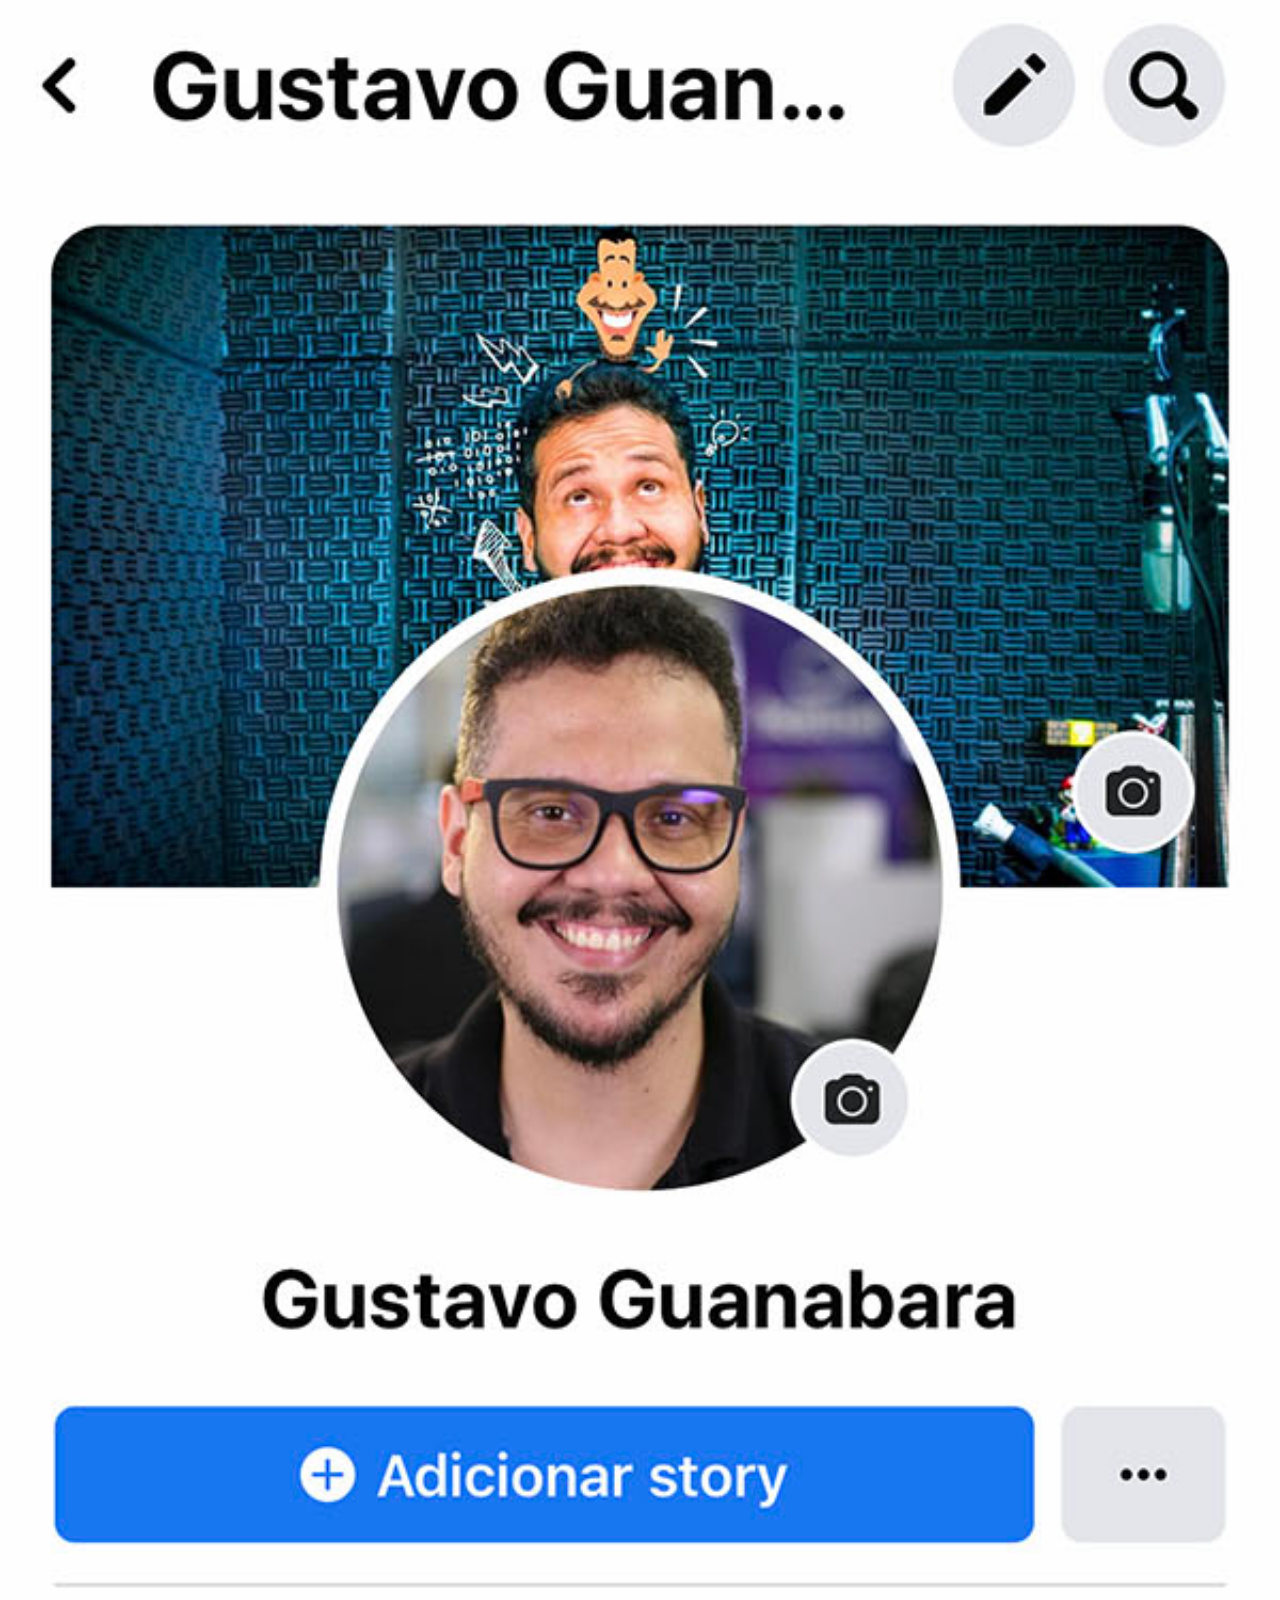
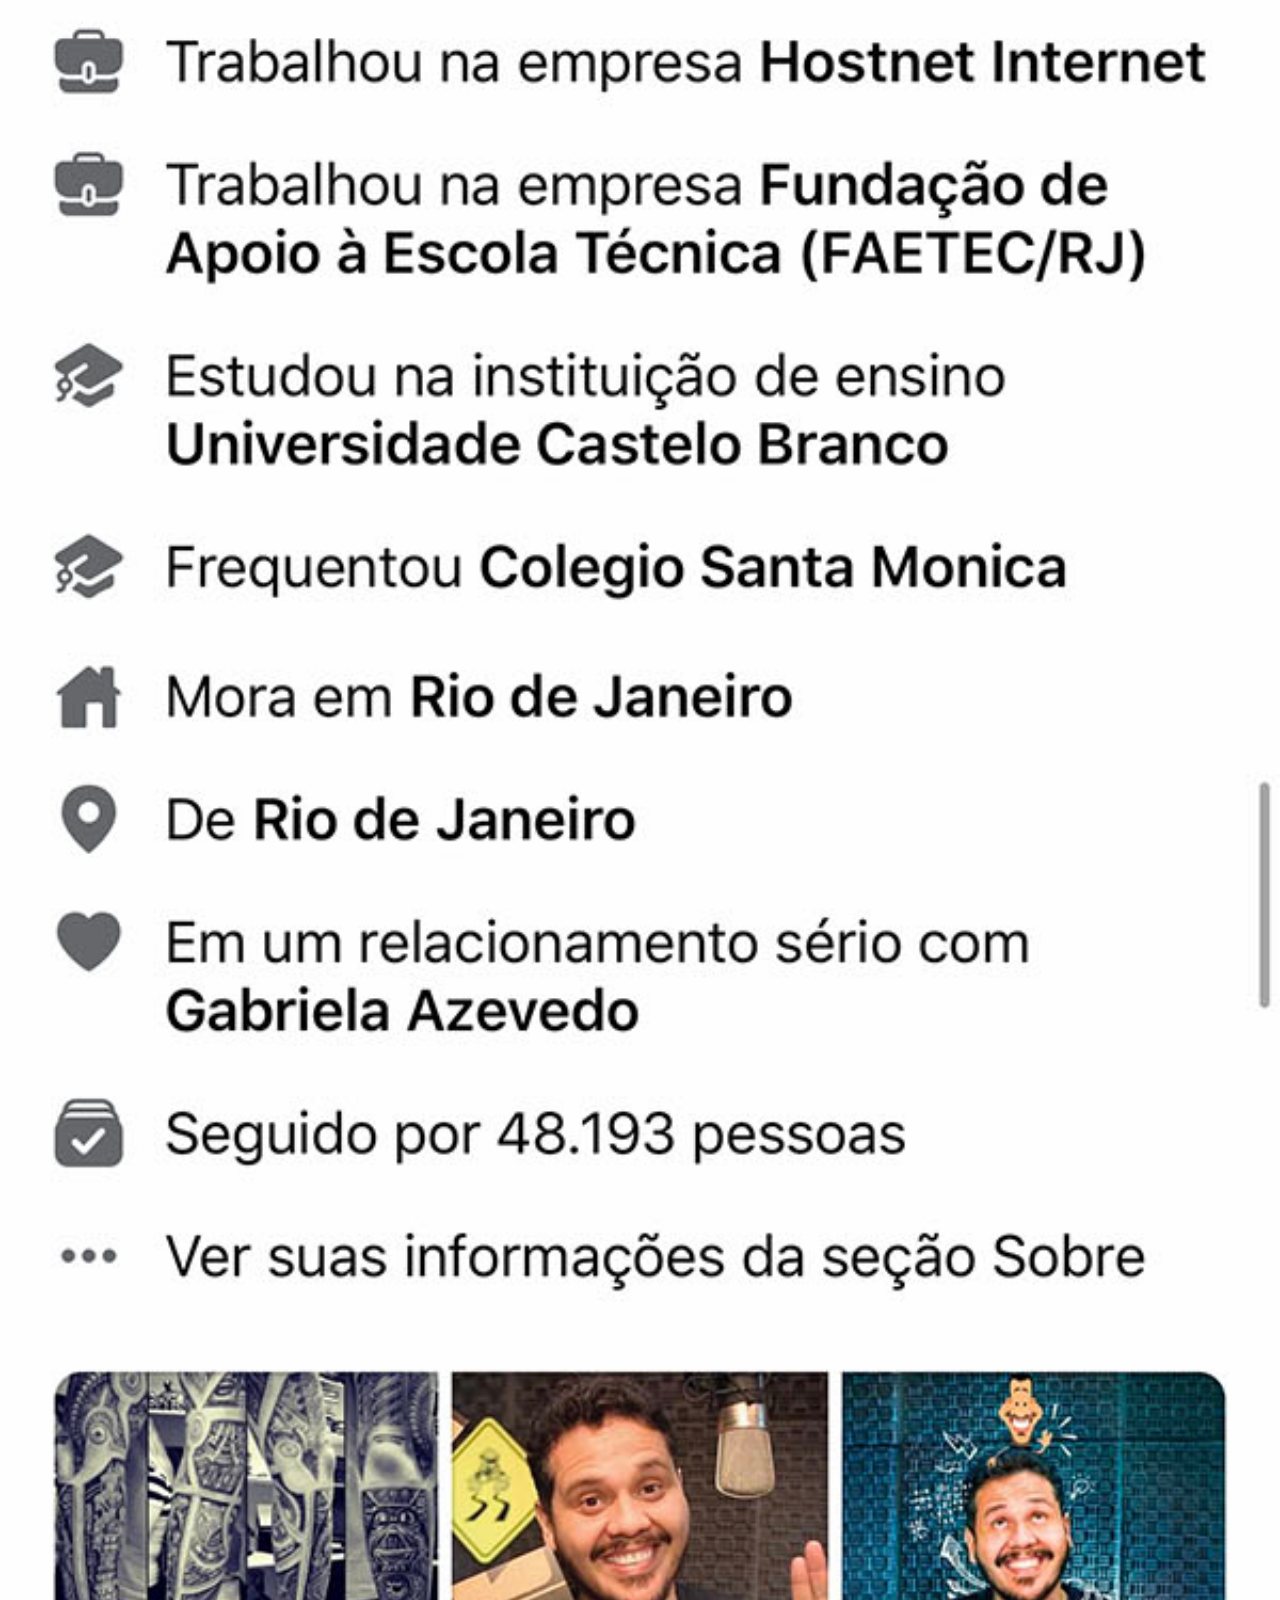
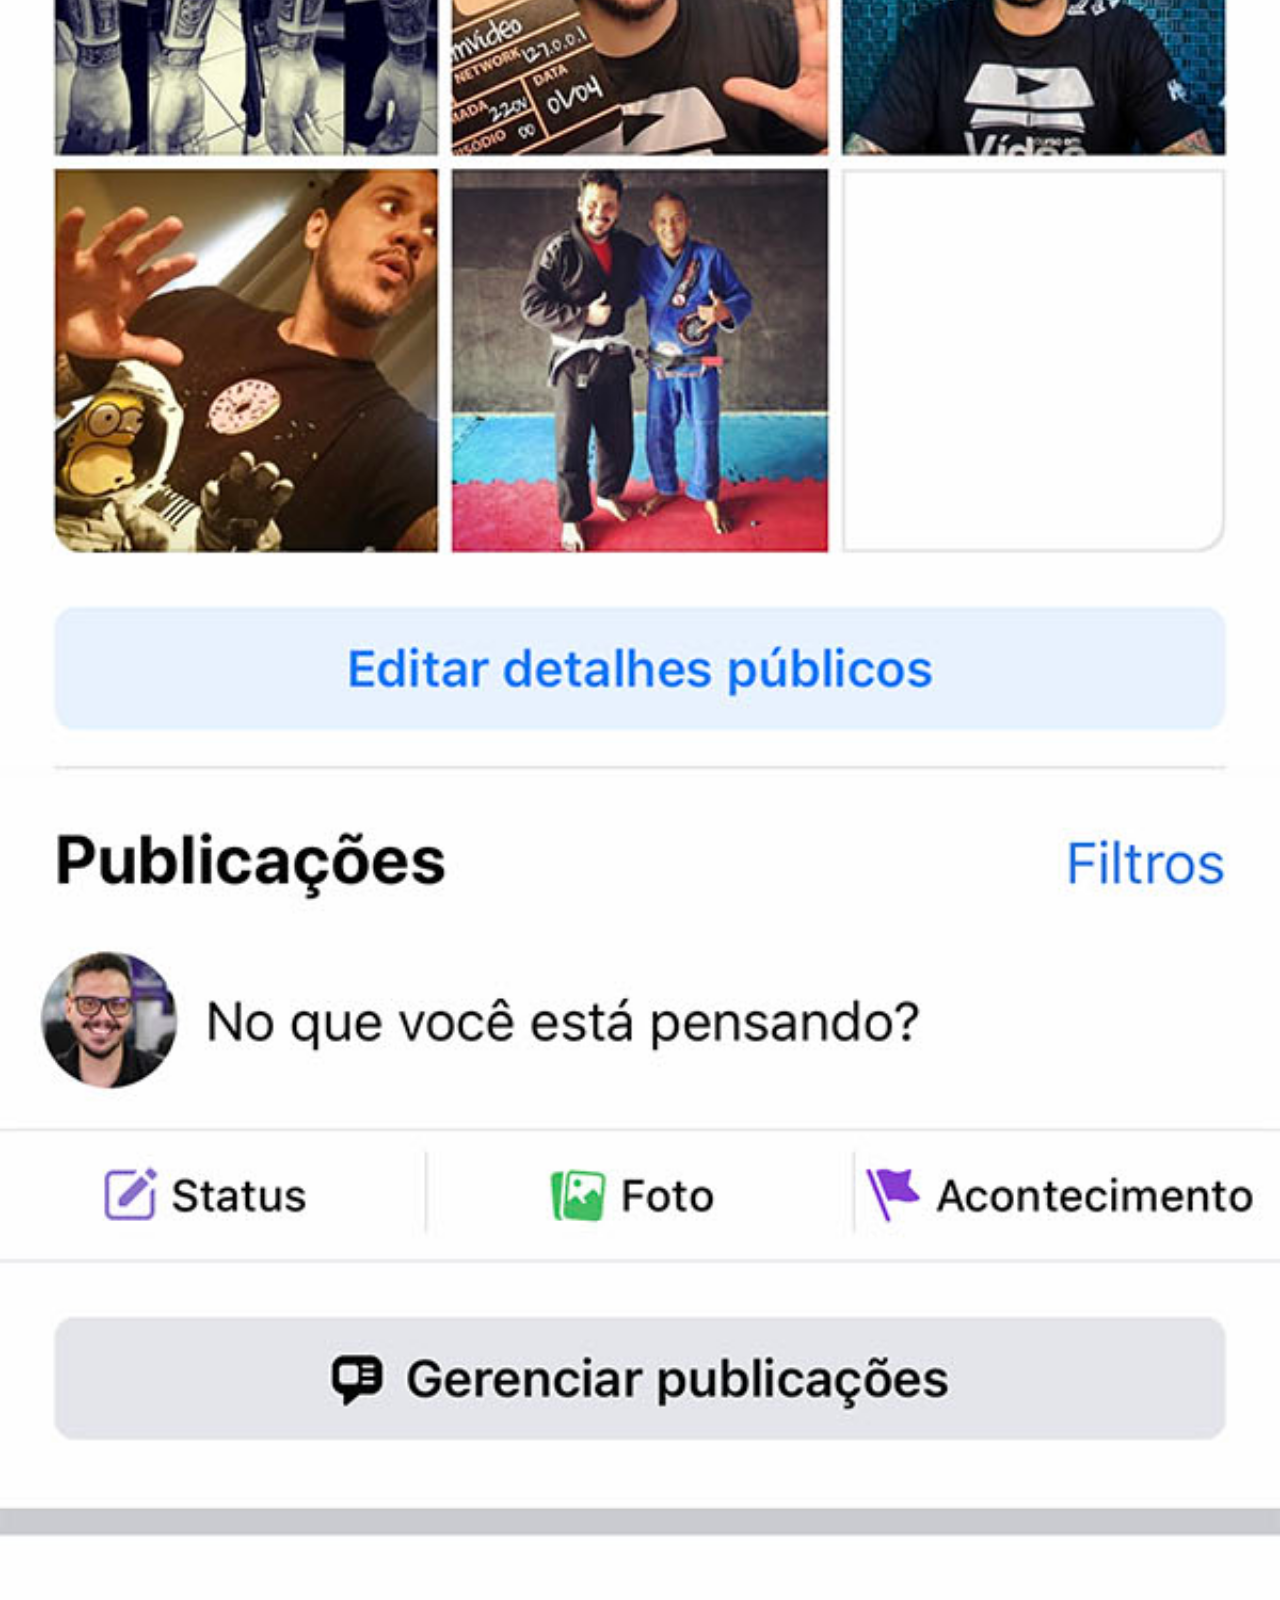
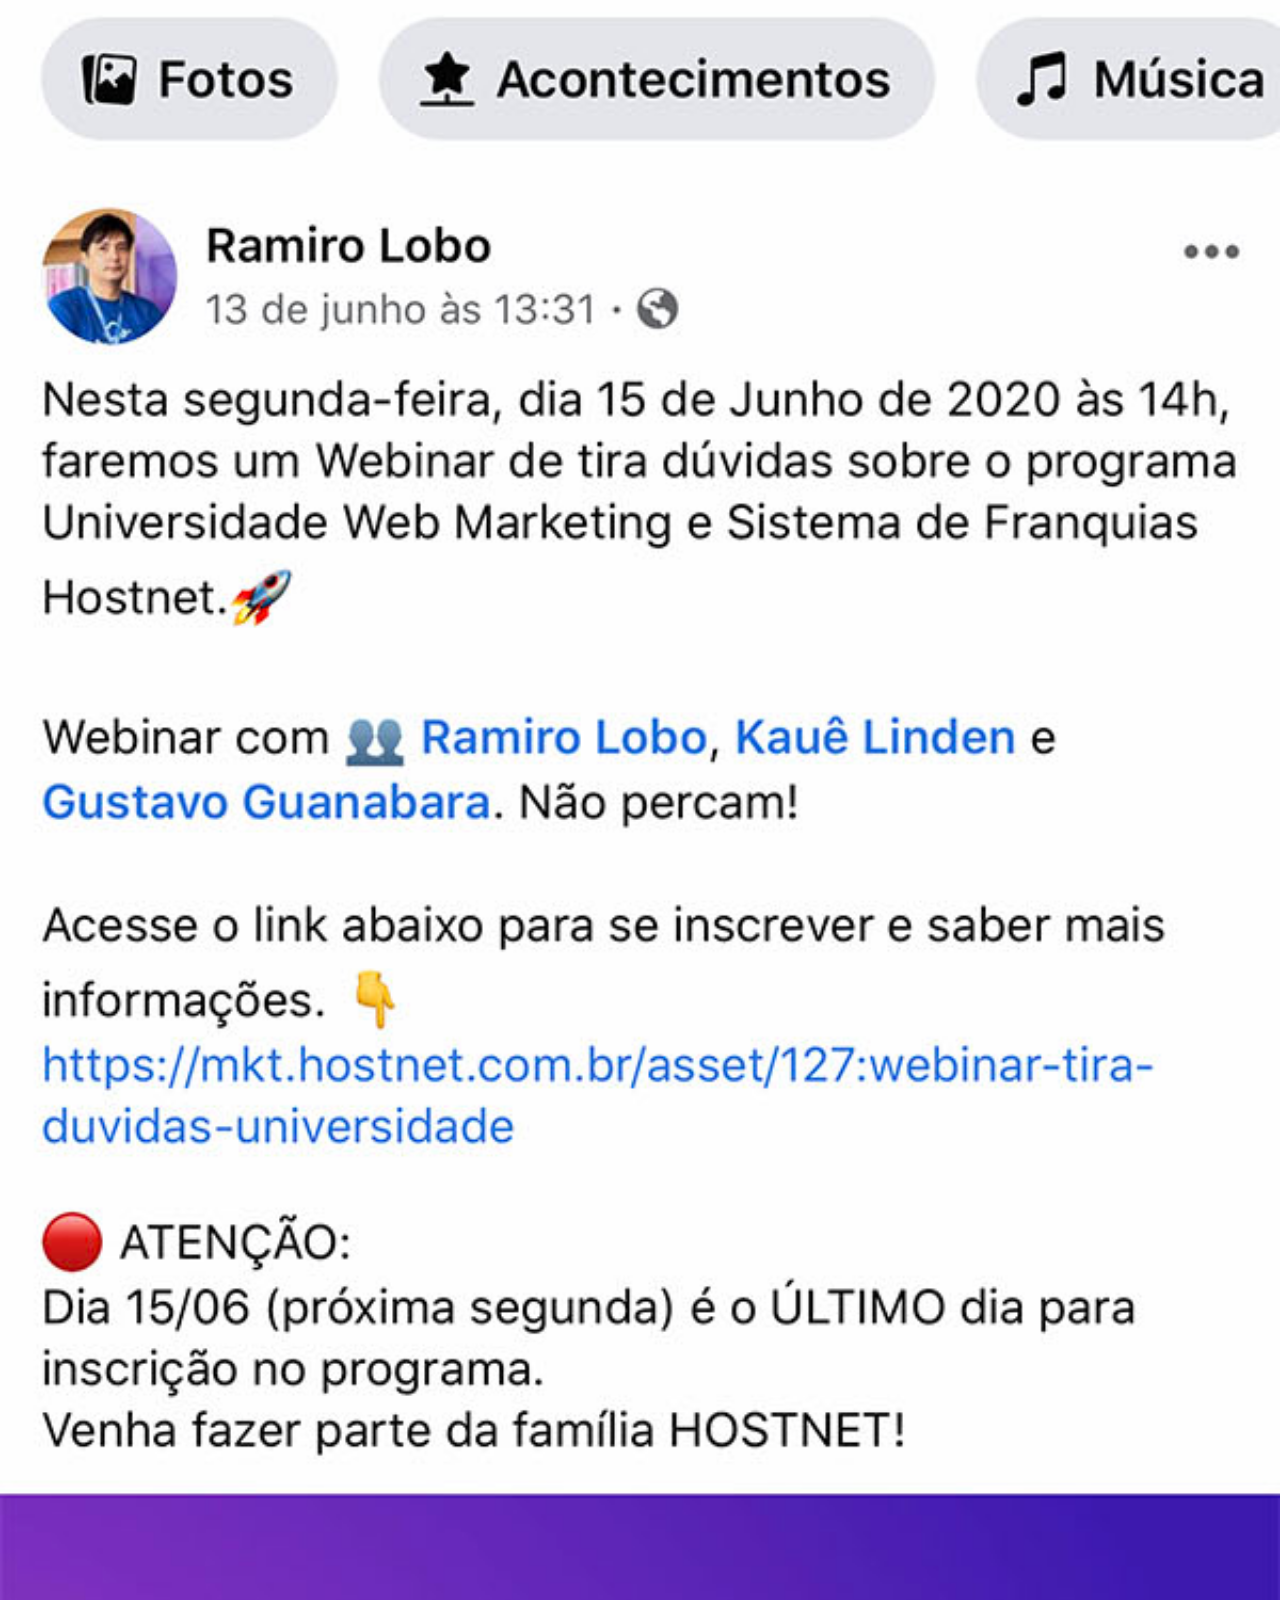
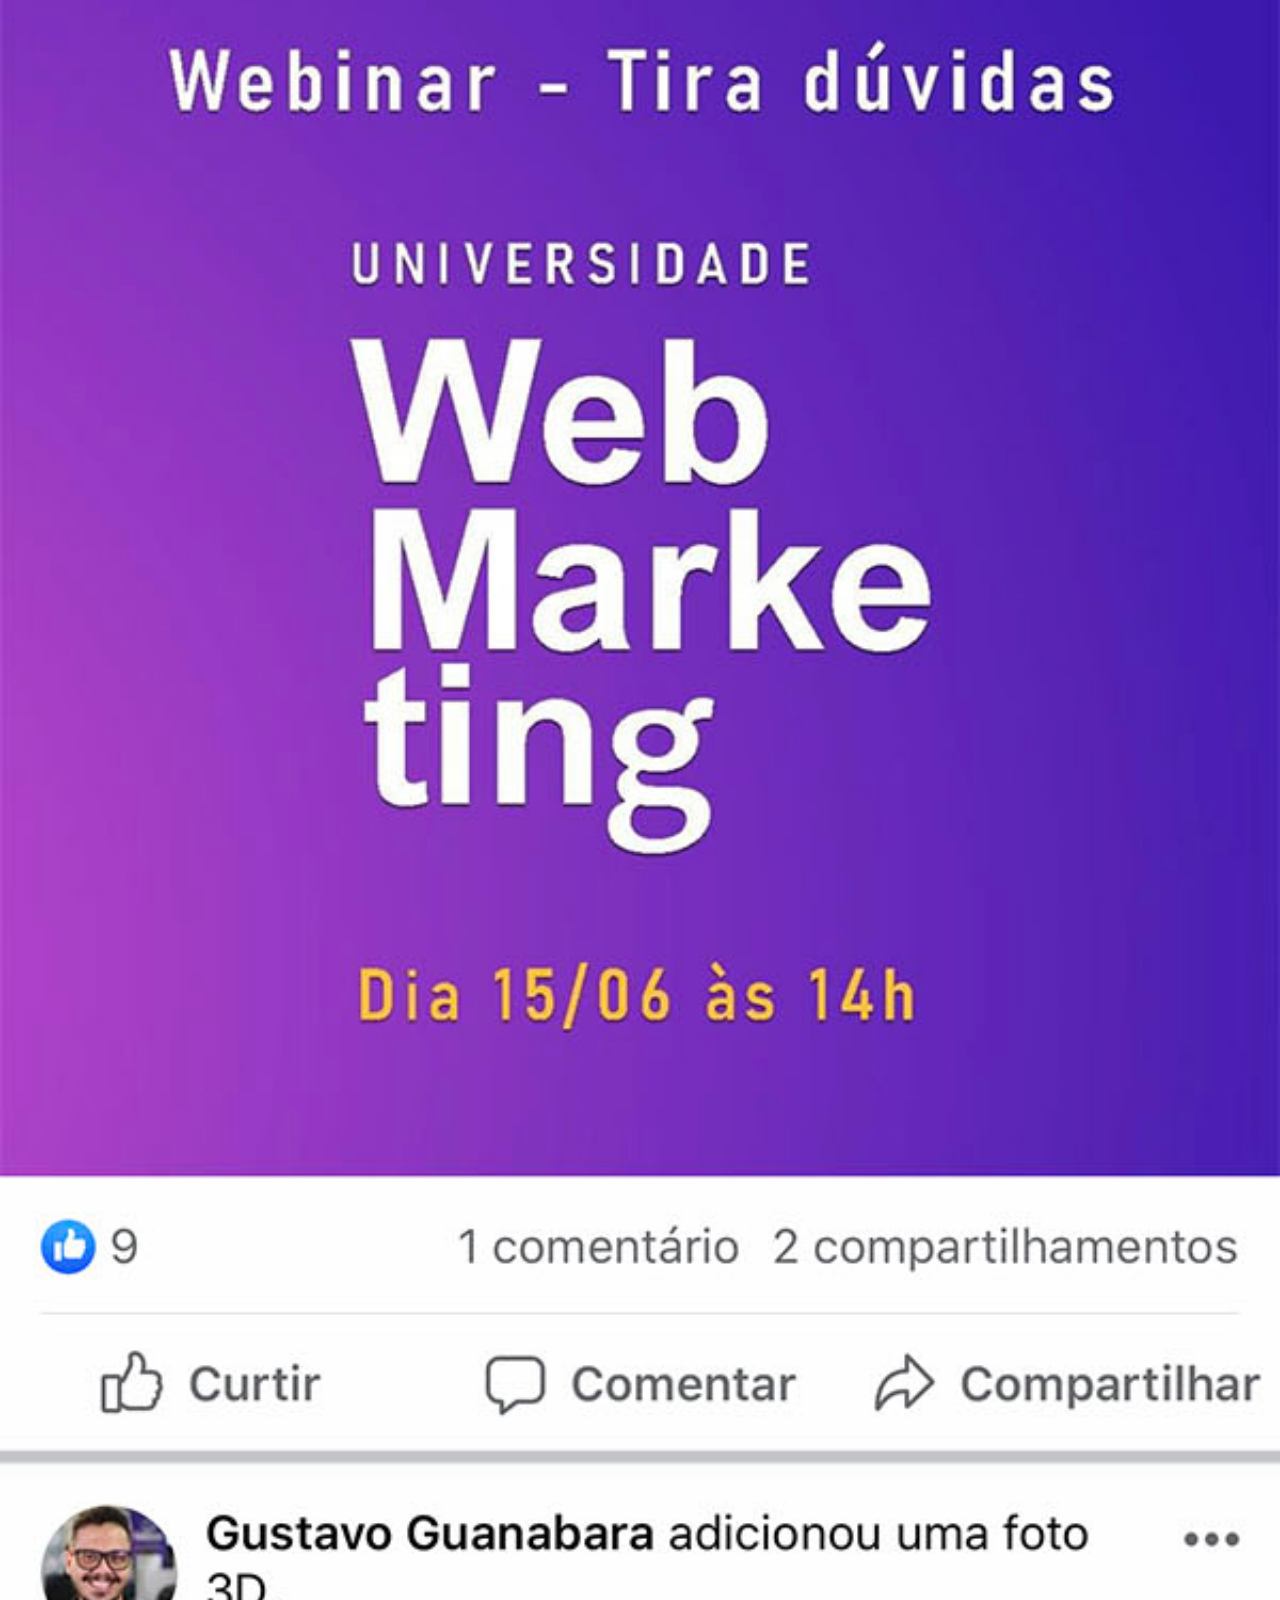
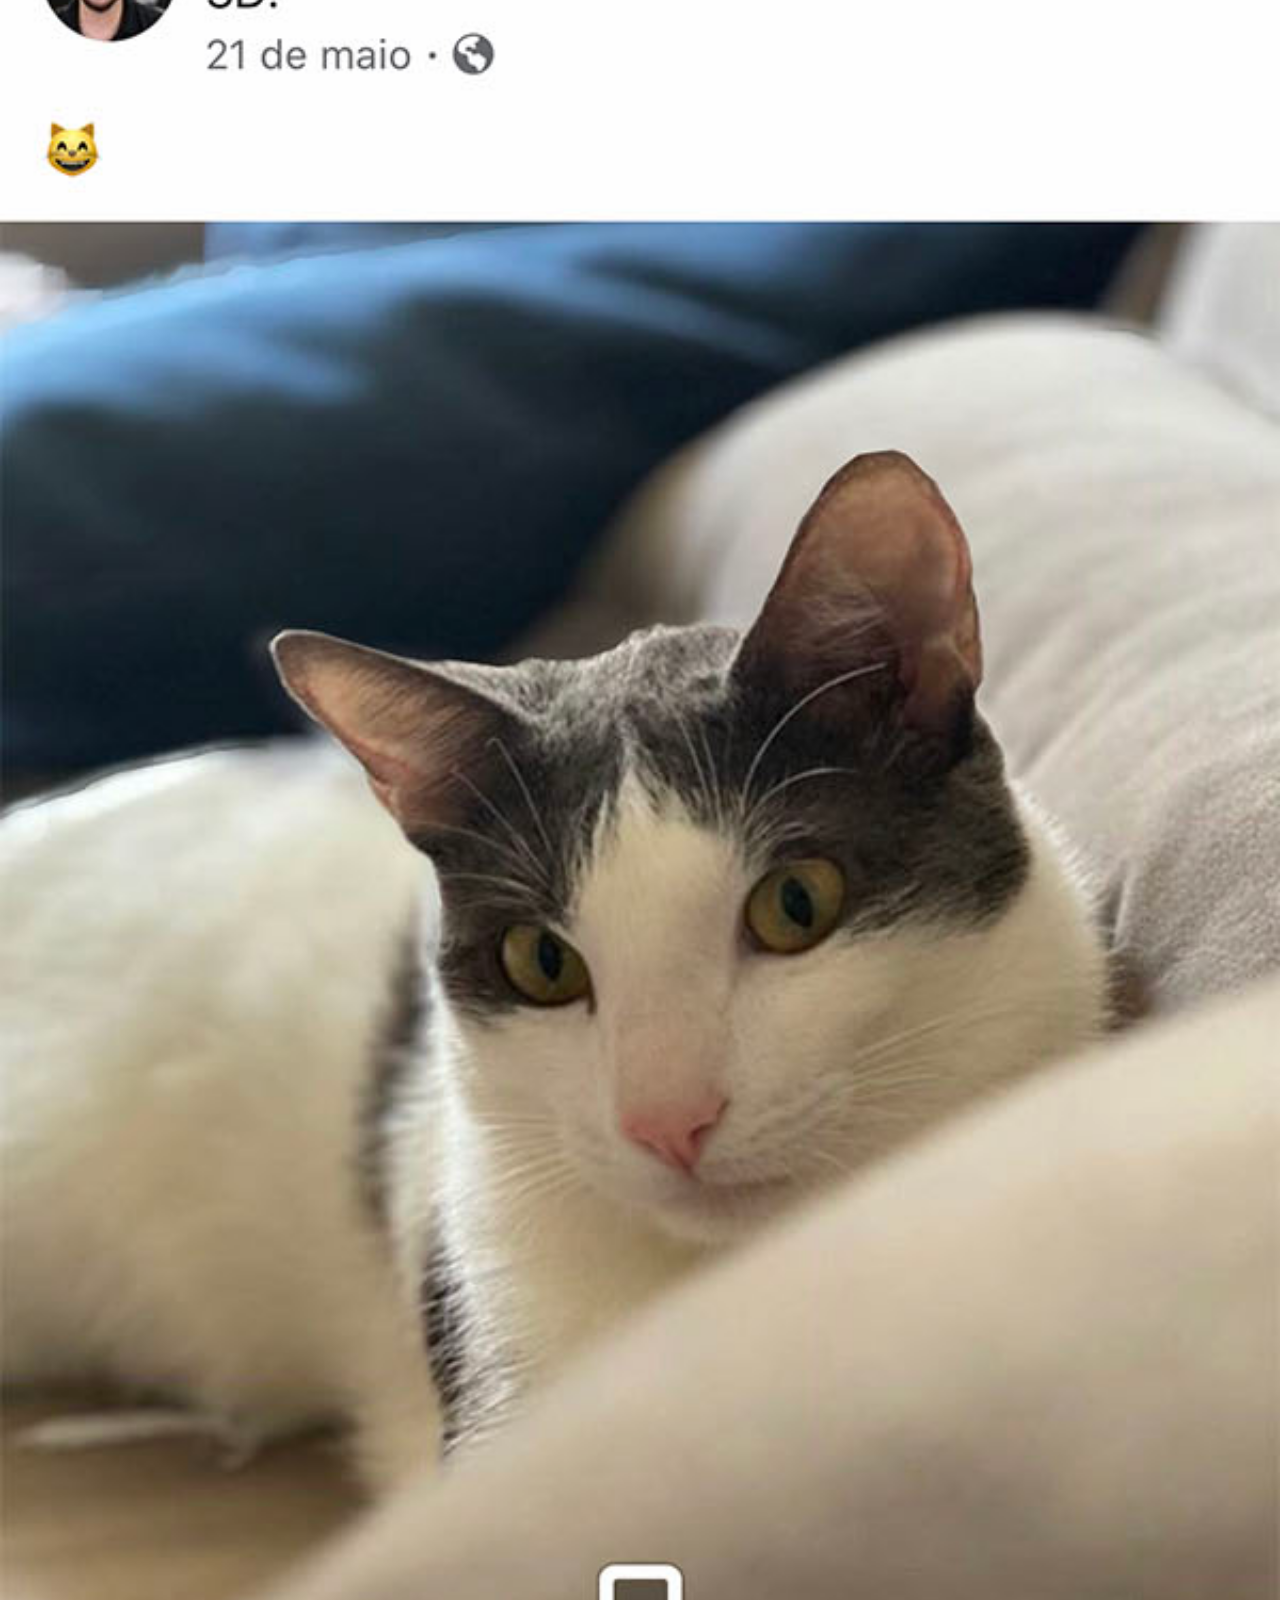
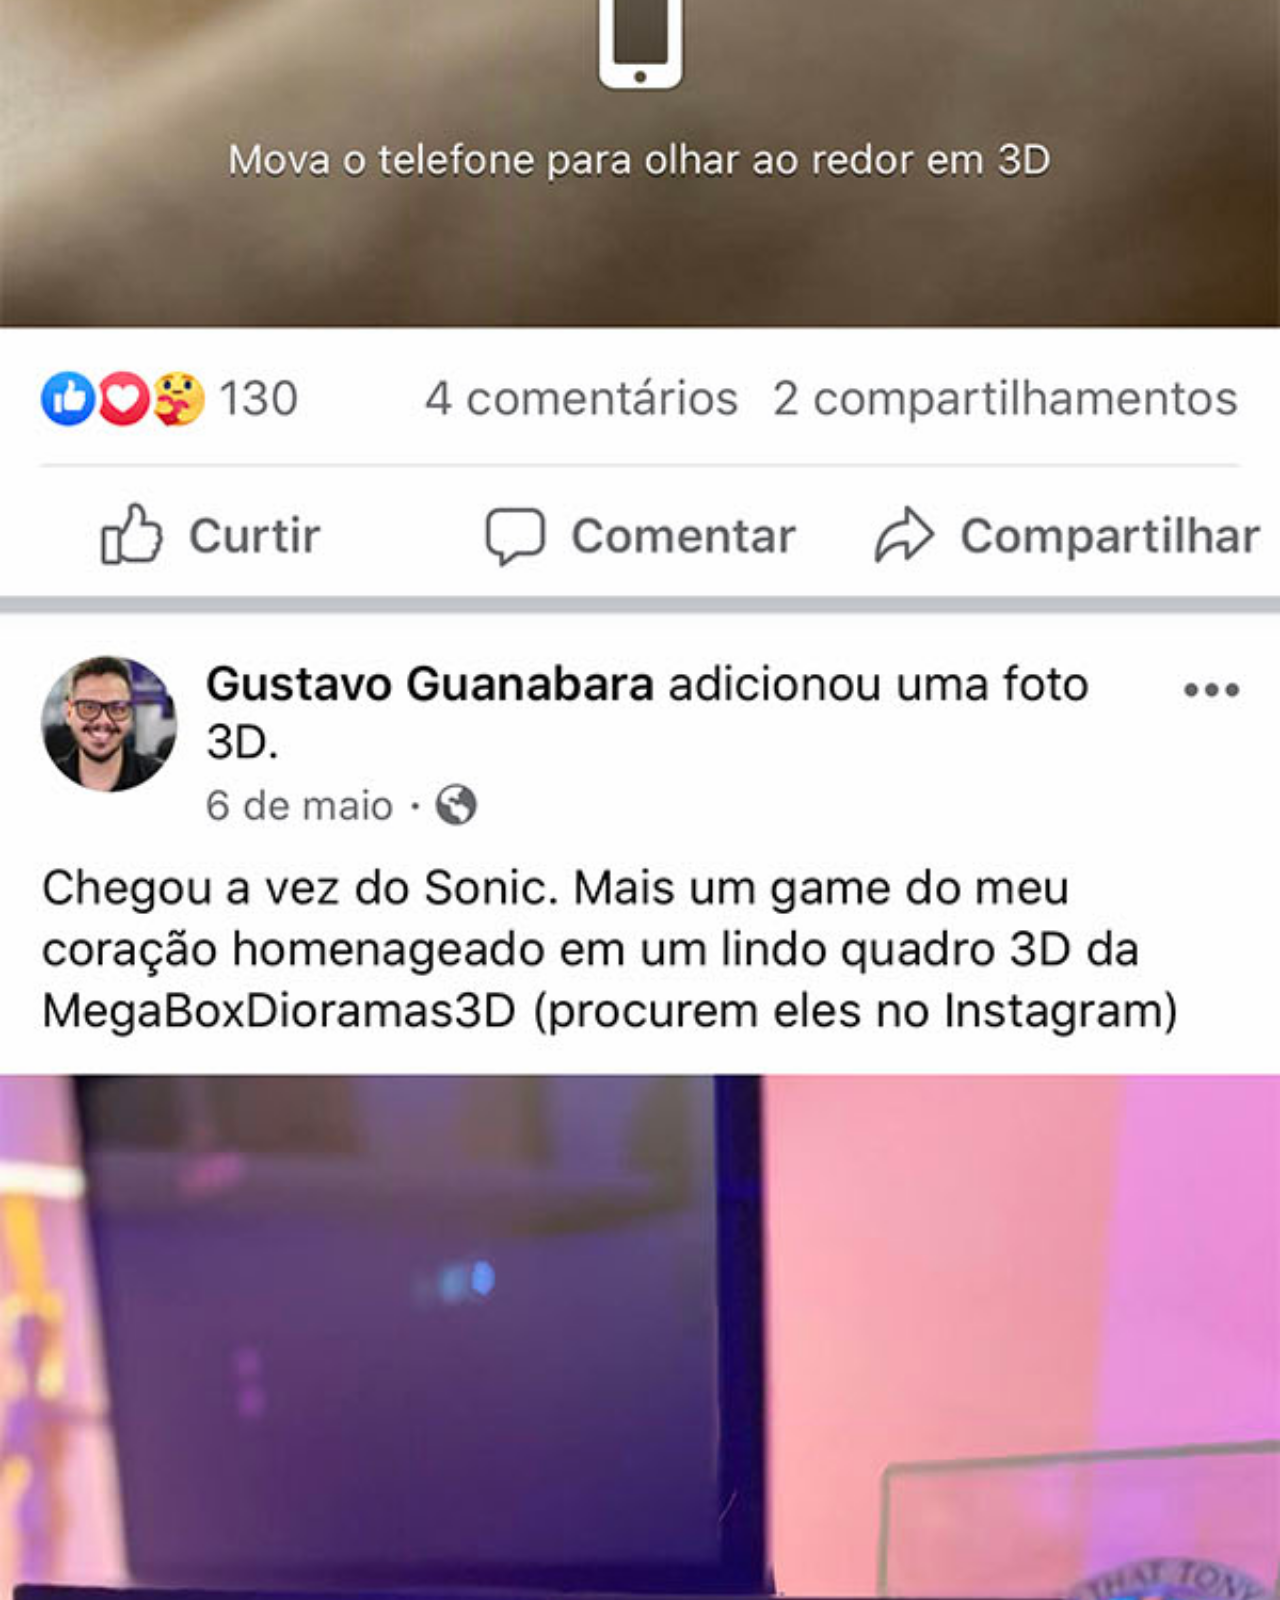
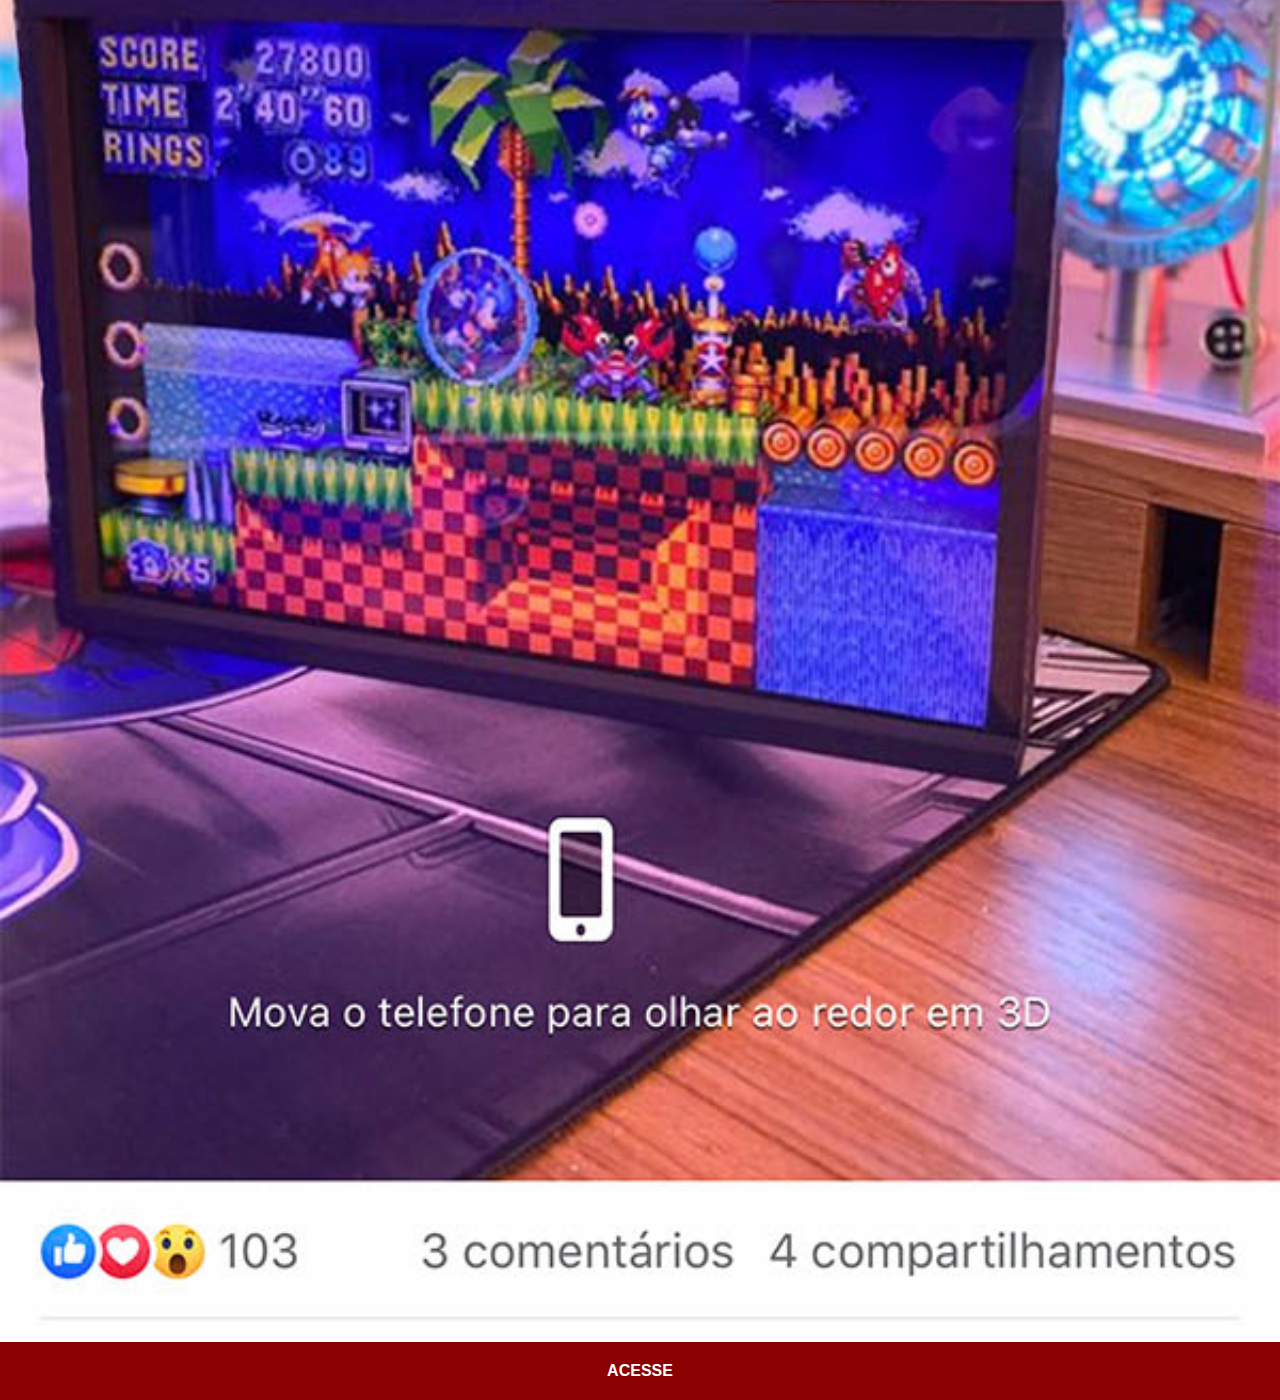
<file: facebook.html>
<!DOCTYPE html>
<html lang="pt-br">
<head>
    <meta charset="UTF-8">
    <meta http-equiv="X-UA-Compatible" content="IE=edge">
    <meta name="viewport" content="width=device-width, initial-scale=1.0">
    <title>facebook</title>
    <link rel="stylesheet" href="estilos/social.css">
</head>
<body>
    <img src="imagens/tela-facebook.jpg" alt="facebook">
    <a href="https://pt-br.facebook.com/gustavoguanabara/" target="_blank">ACESSE</a>
</body>
</html>
</file>
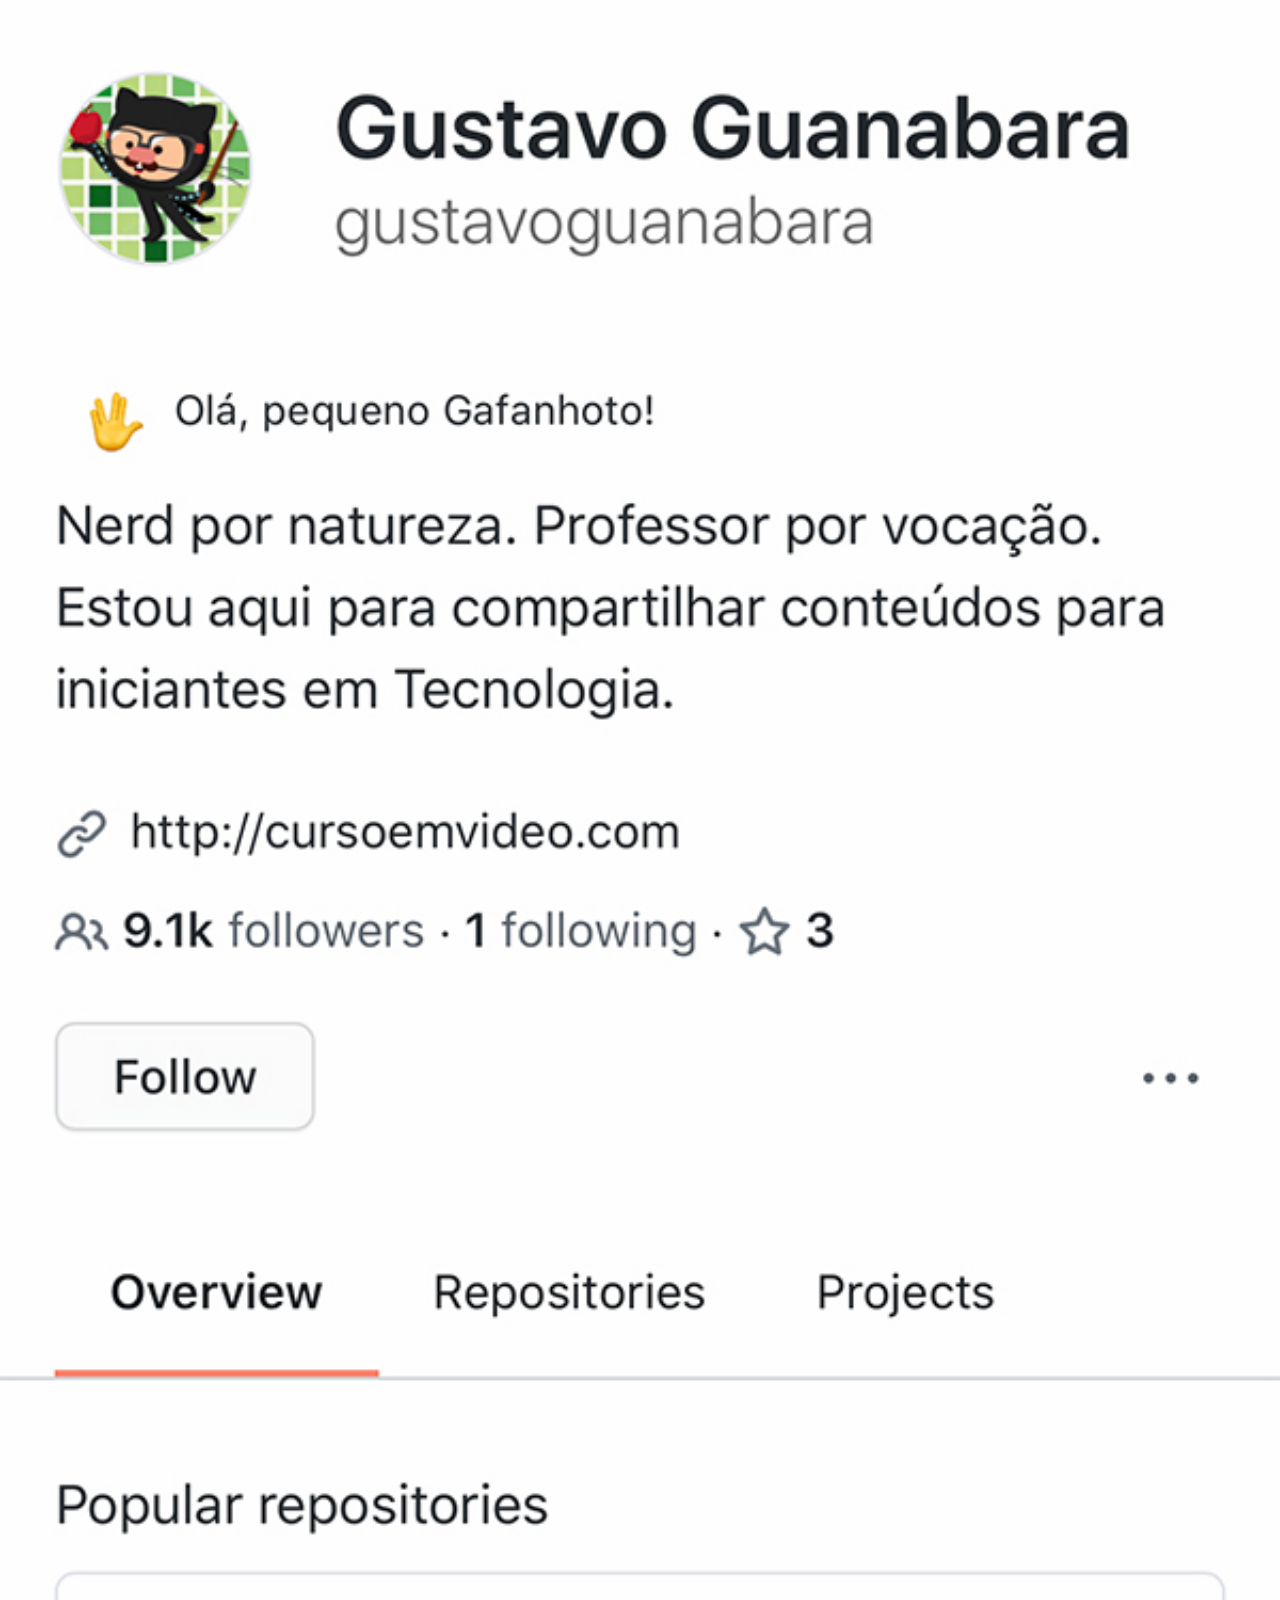
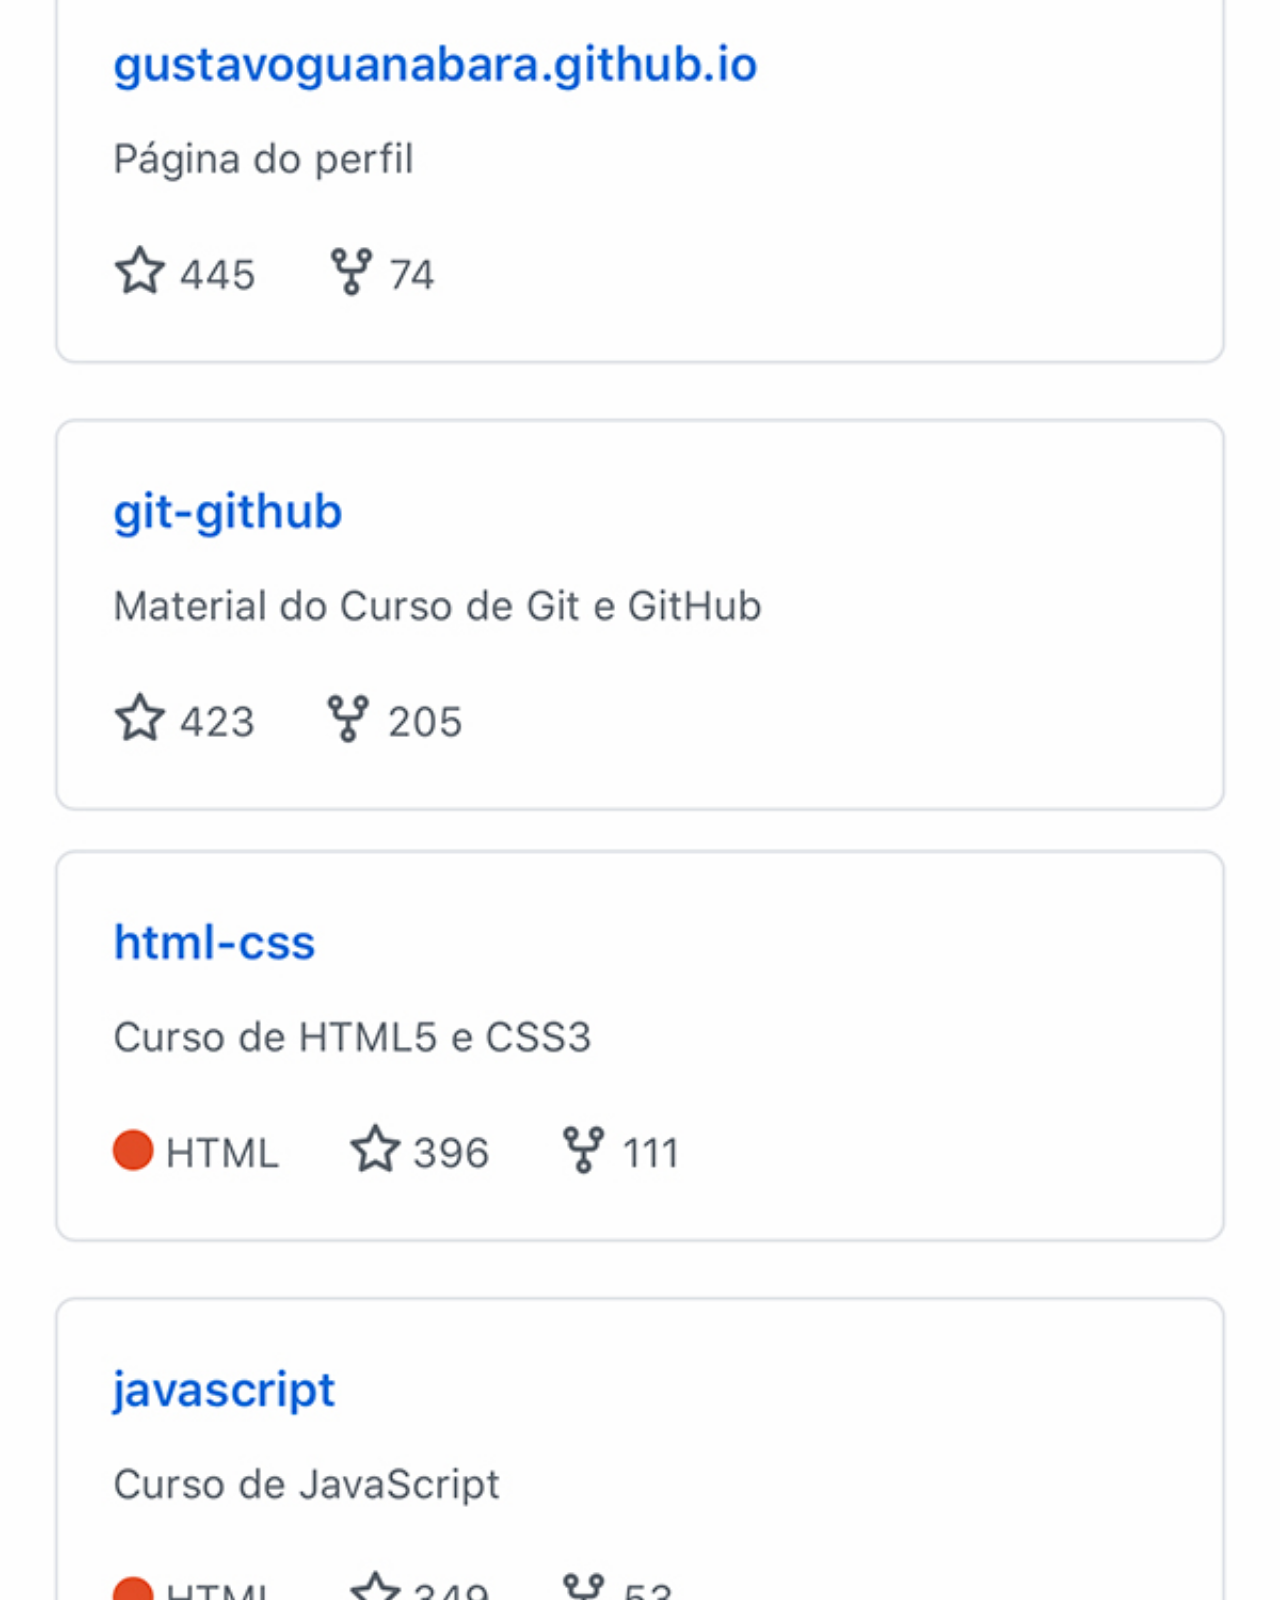
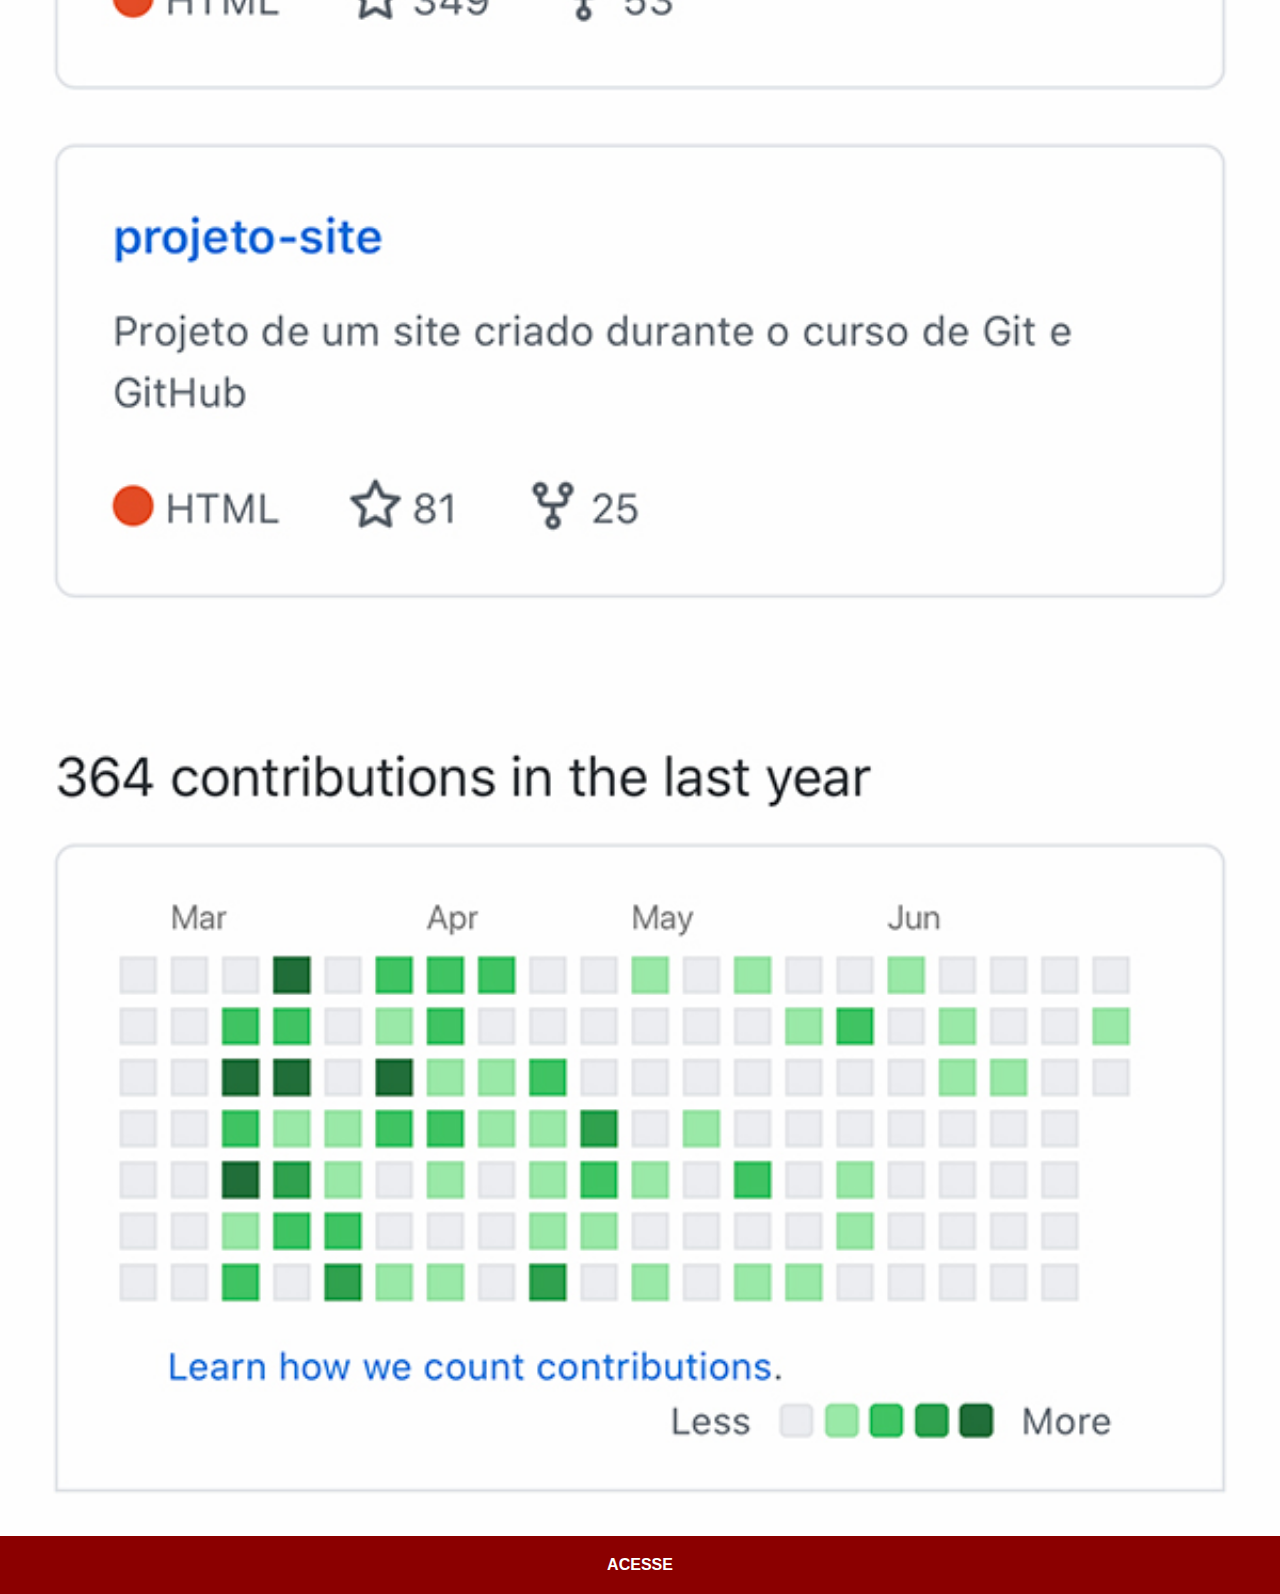
<file: github.html>
<!DOCTYPE html>
<html lang="pt-br">
<head>
    <meta charset="UTF-8">
    <meta http-equiv="X-UA-Compatible" content="IE=edge">
    <meta name="viewport" content="width=device-width, initial-scale=1.0">
    <title>github</title>
    <link rel="stylesheet" href="estilos/social.css">
</head>
<body>
    <img src="imagens/tela-github.jpg" alt="github">
    <a href="https://gustavoguanabara.github.io/" target="_blank">ACESSE</a>
</body>
</html>
</file>
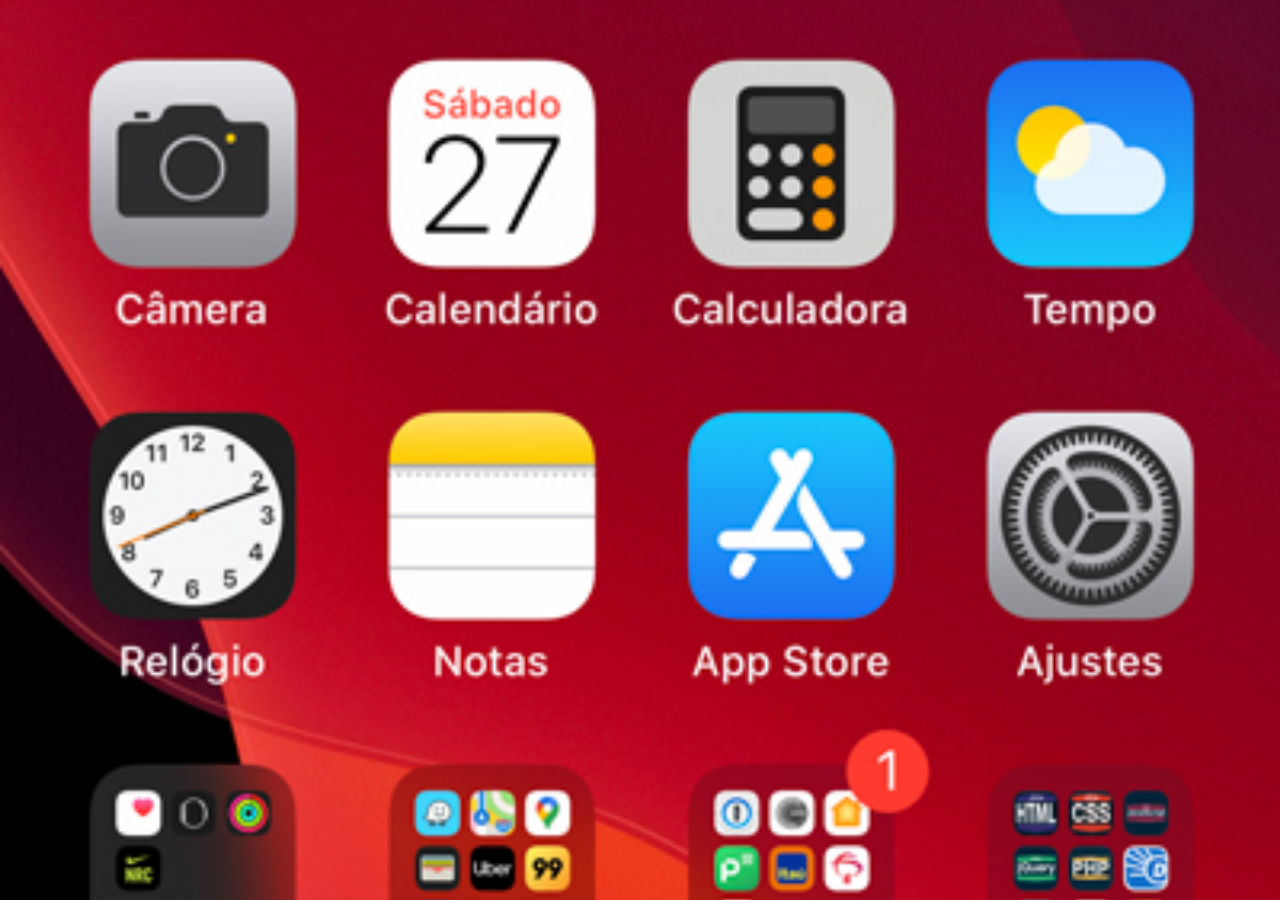
<file: home.html>
<!DOCTYPE html>
<html lang="pt-br">
<head>
    <meta charset="UTF-8">
    <meta http-equiv="X-UA-Compatible" content="IE=edge">
    <meta name="viewport" content="width=device-width, initial-scale=1.0">
    
    <title>Document</title>
</head>
<style>
    * {
        margin: 0px;
        padding: 0px;
    }

    body {
        width: 100vw;
        height: 100vh;
        background: black url('imagens/tela-home.jpg') no-repeat top center;
        background-size: cover;
        
    }
</style>
<body>
    
</body>
</html>
</file>
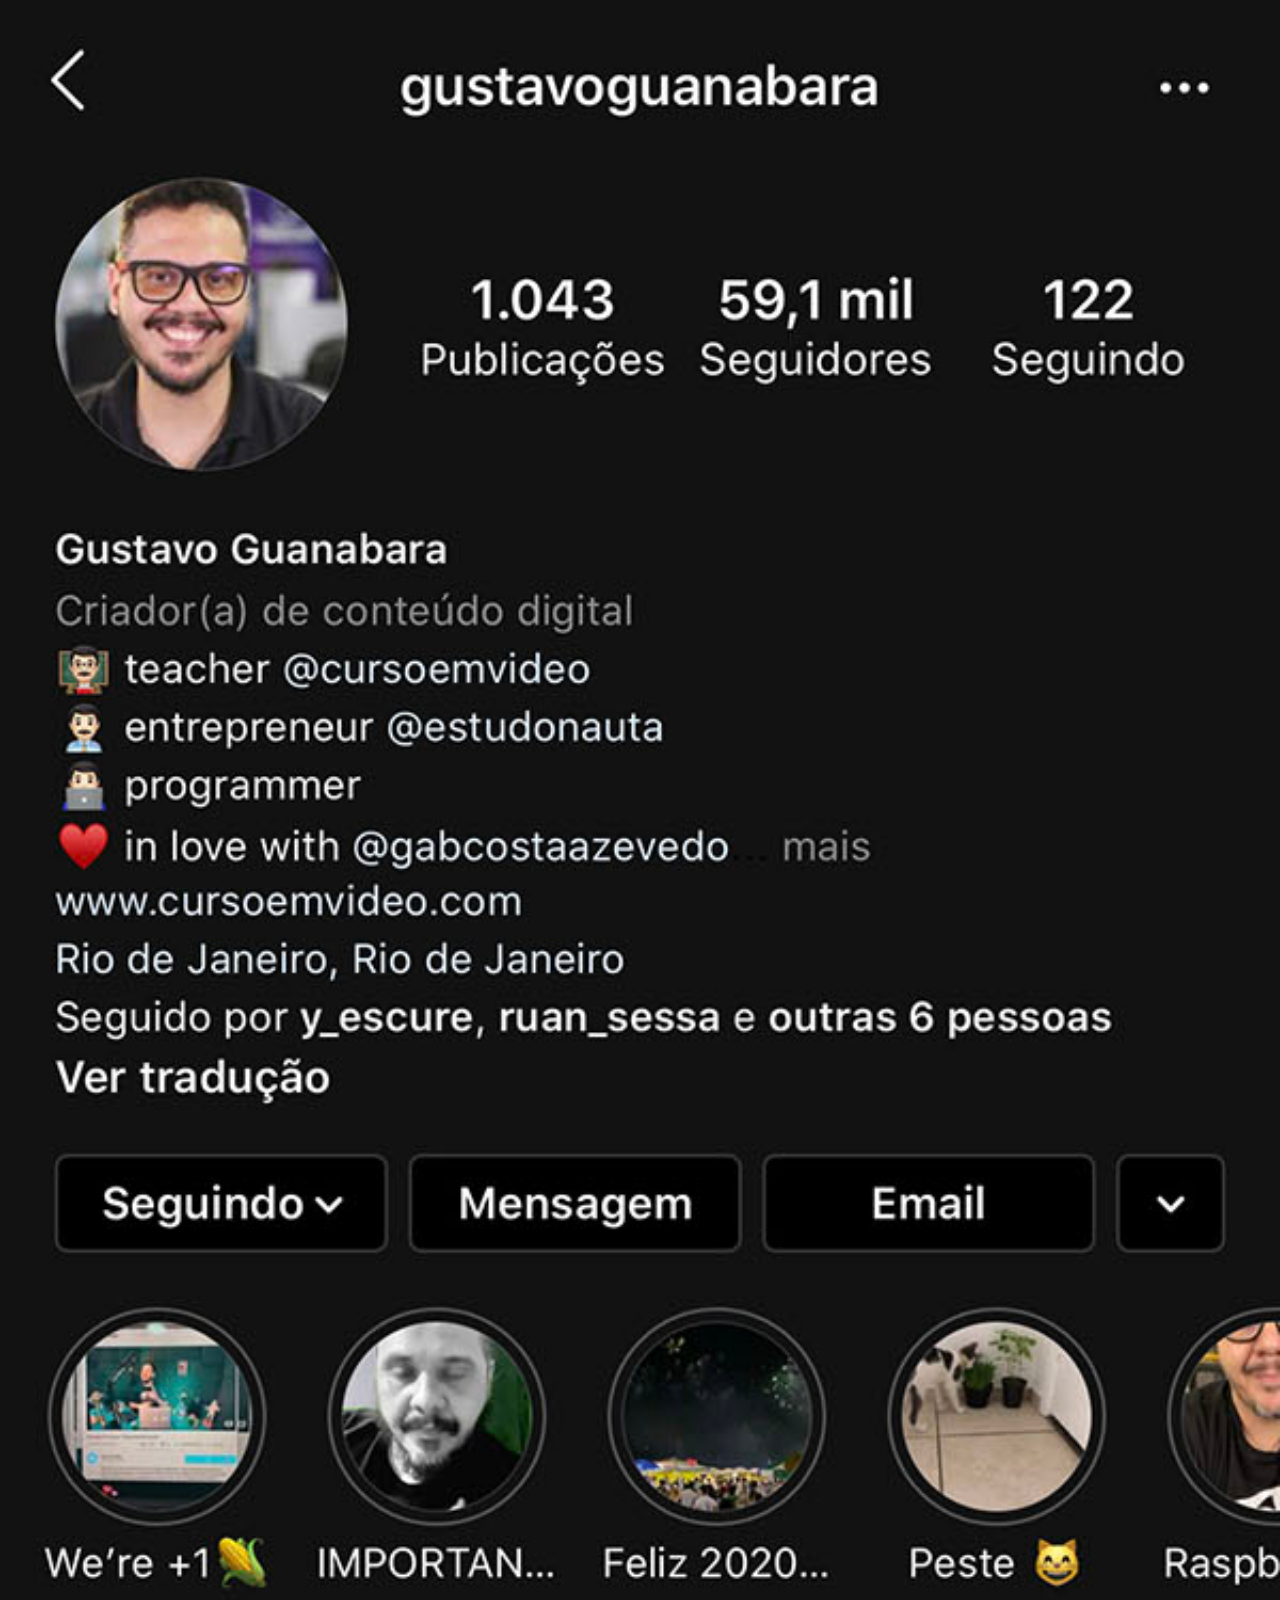
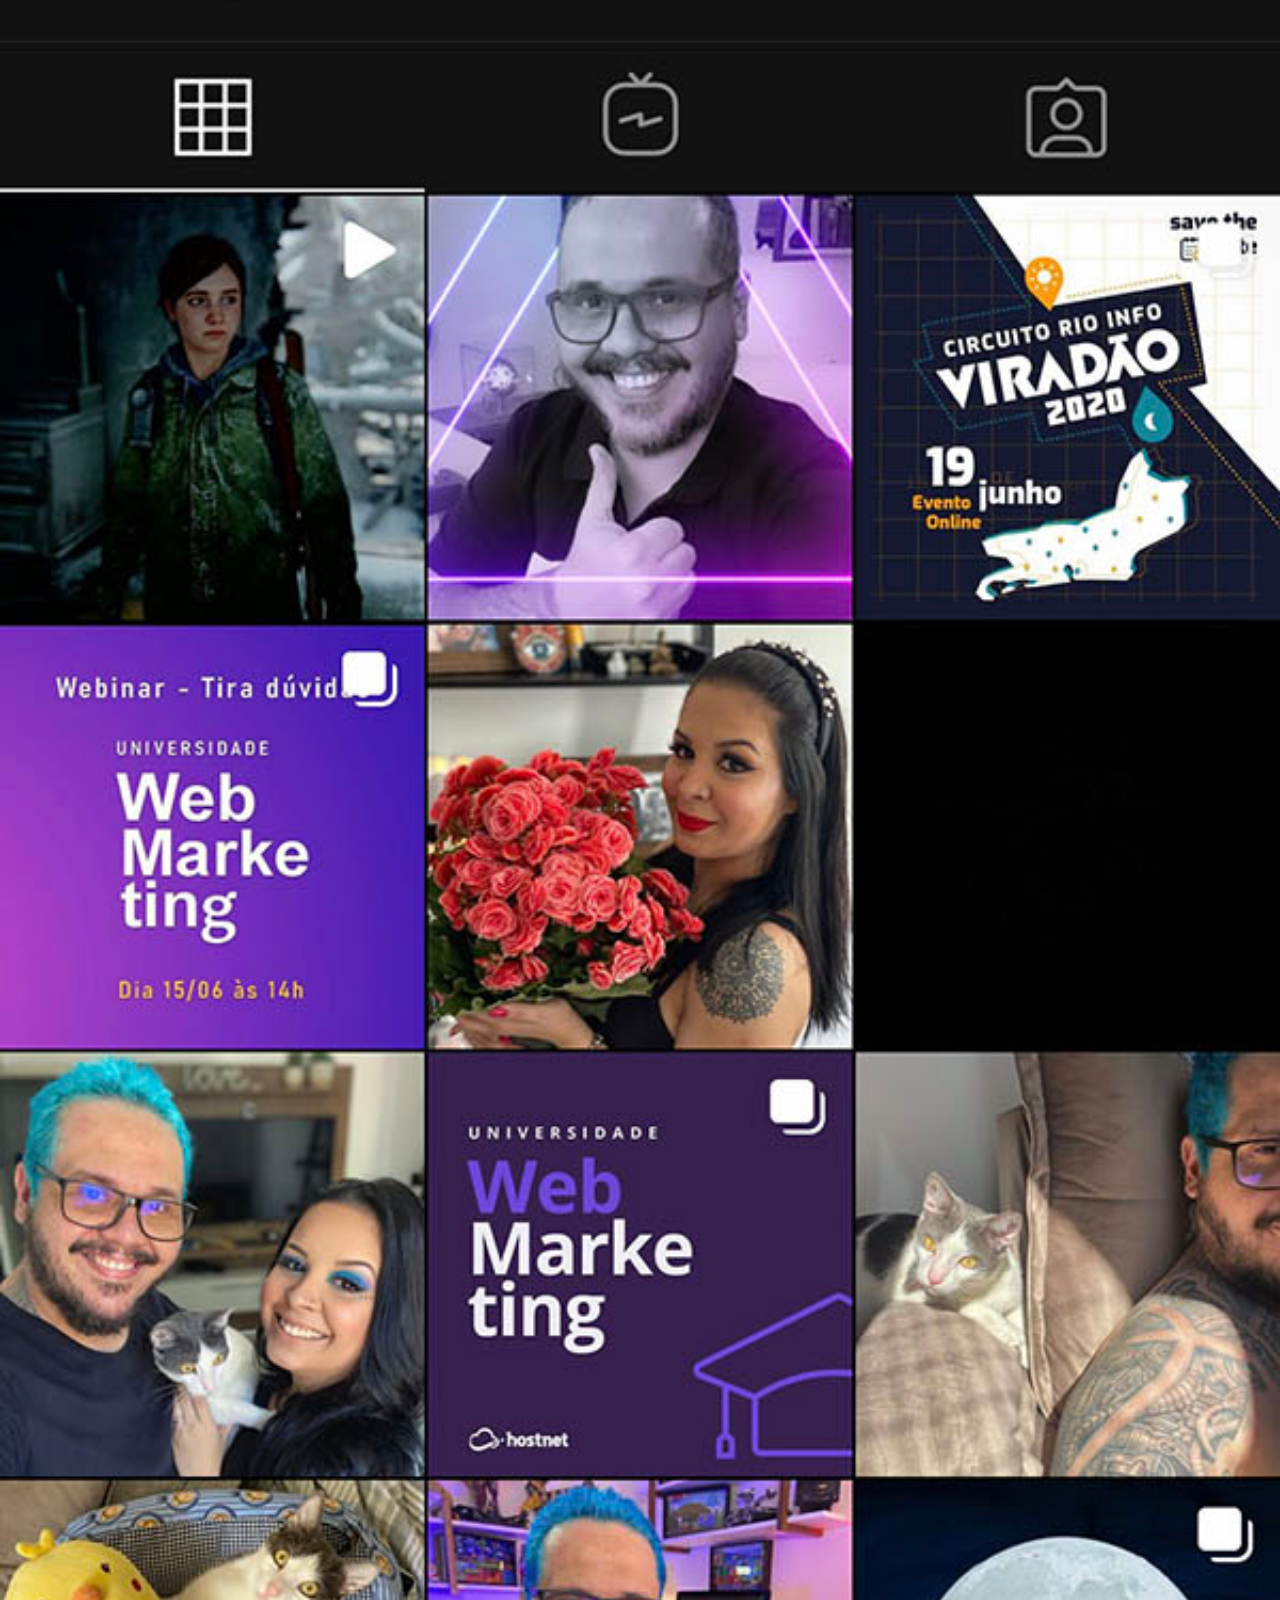
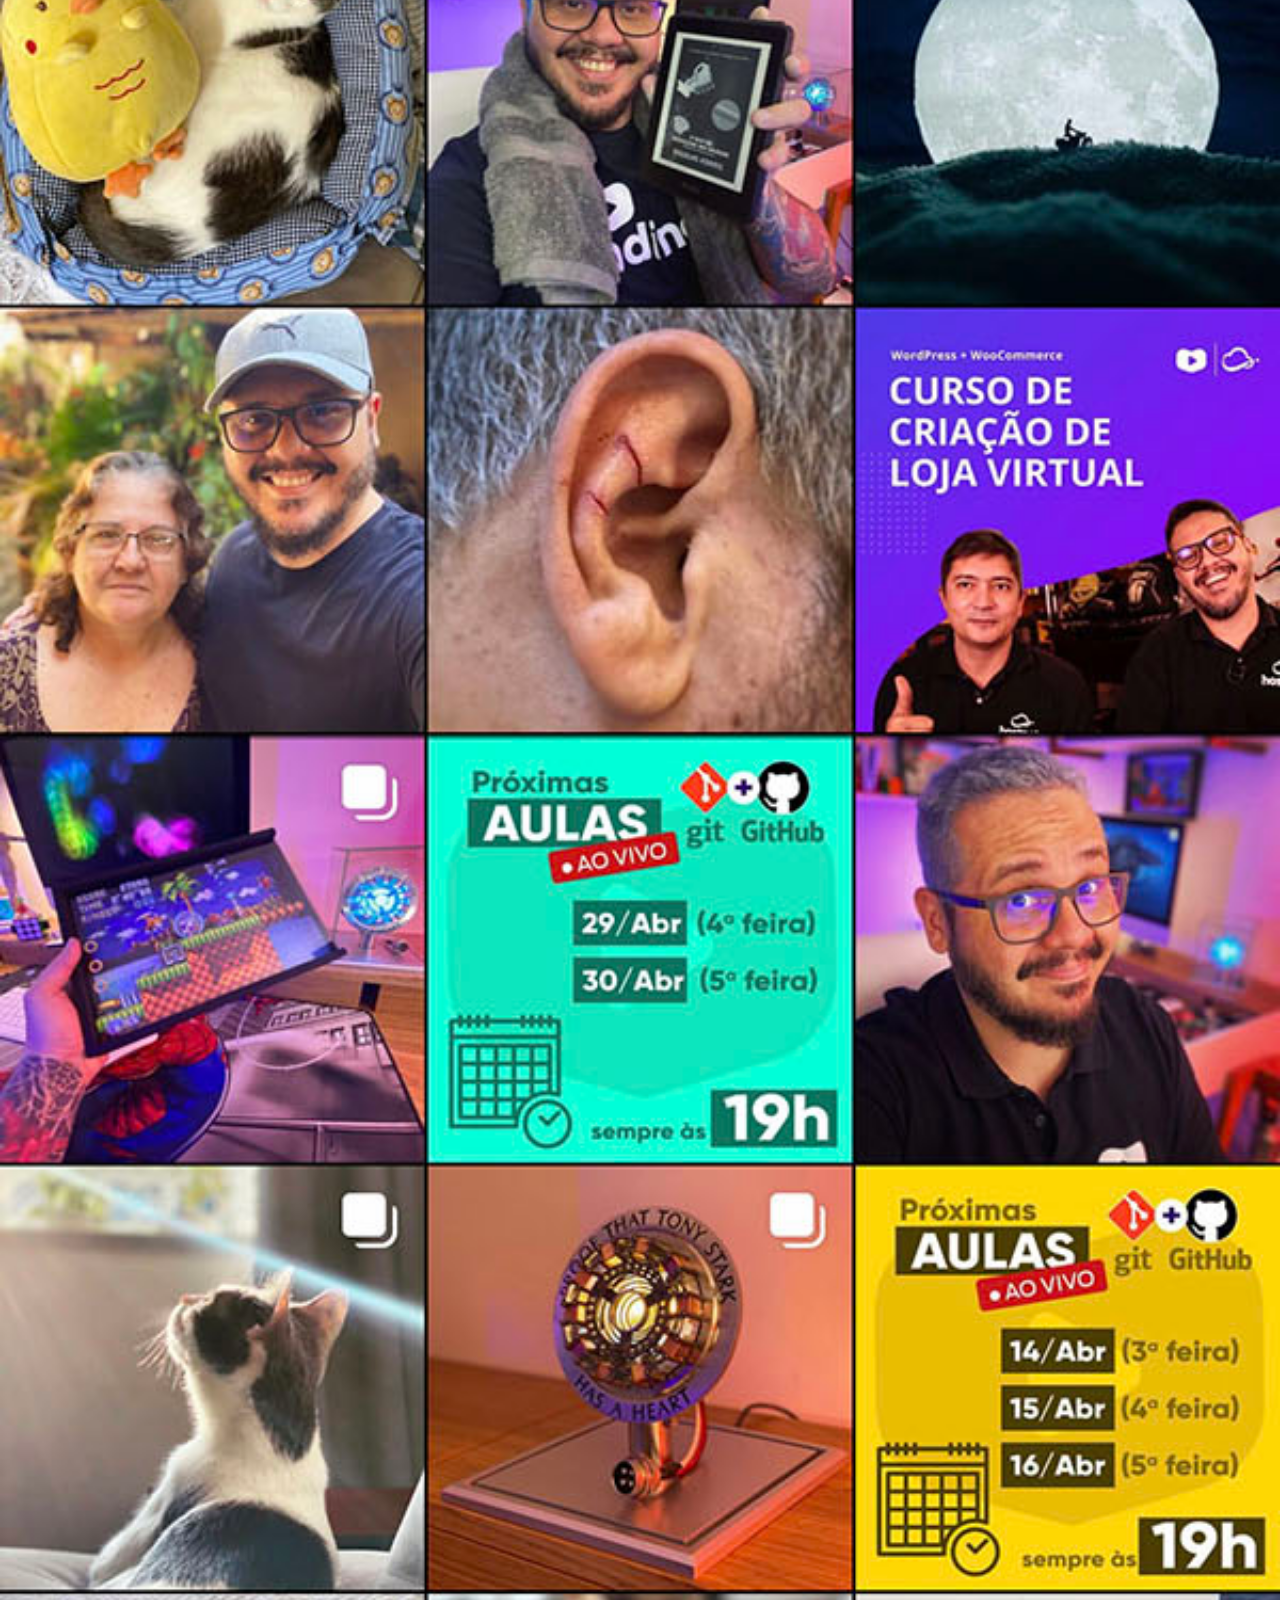
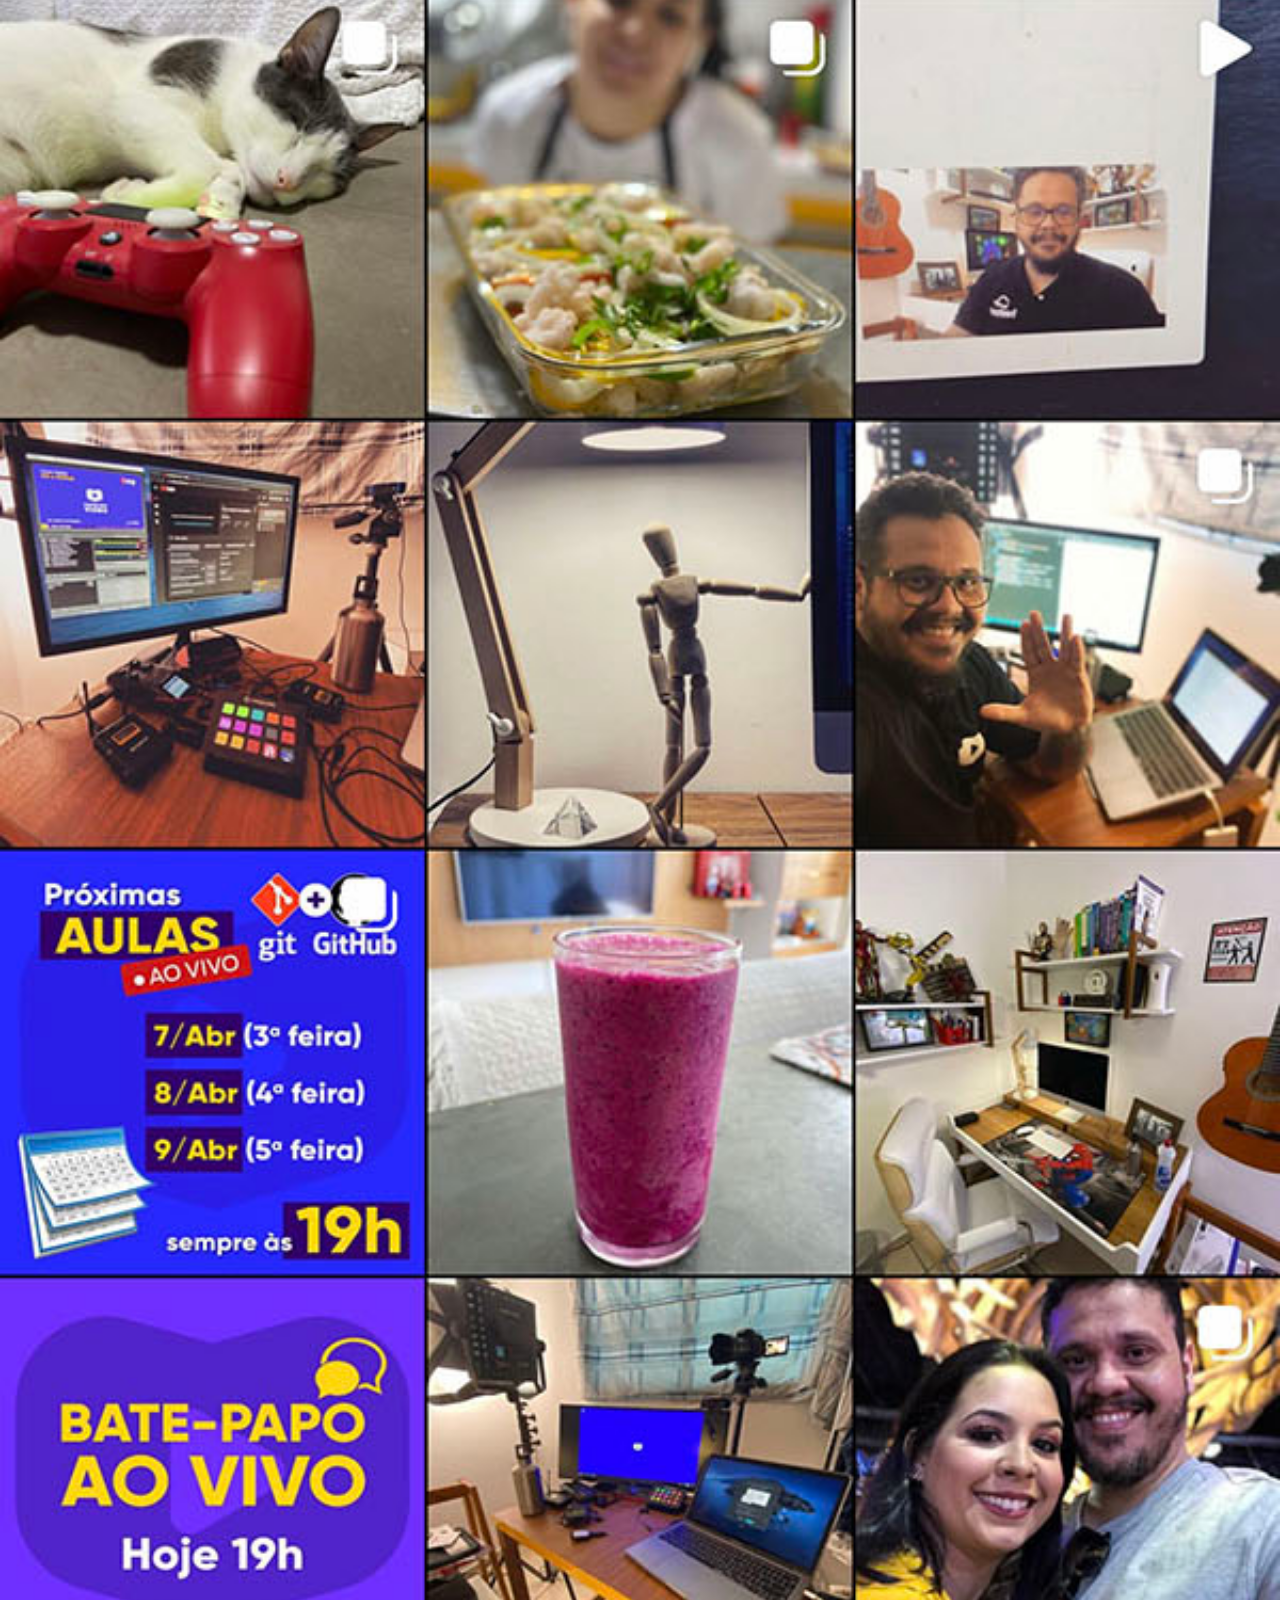
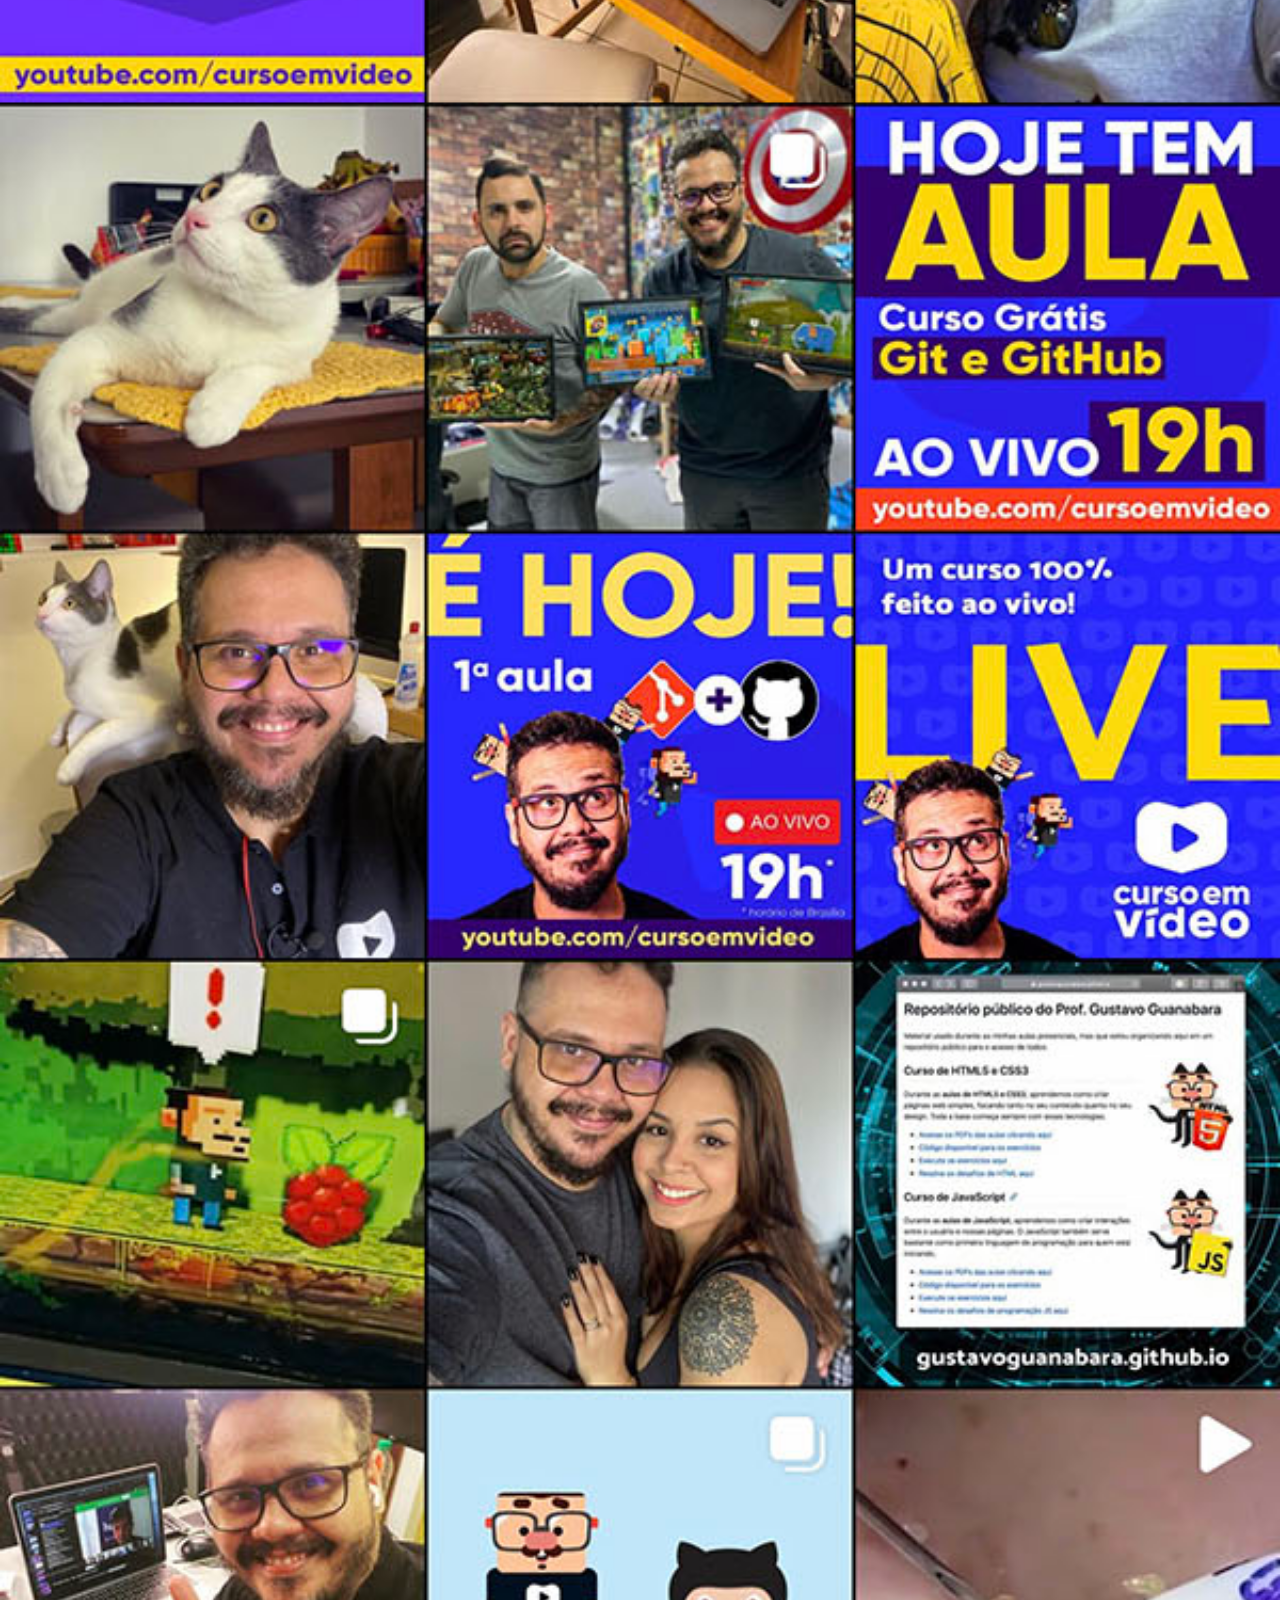
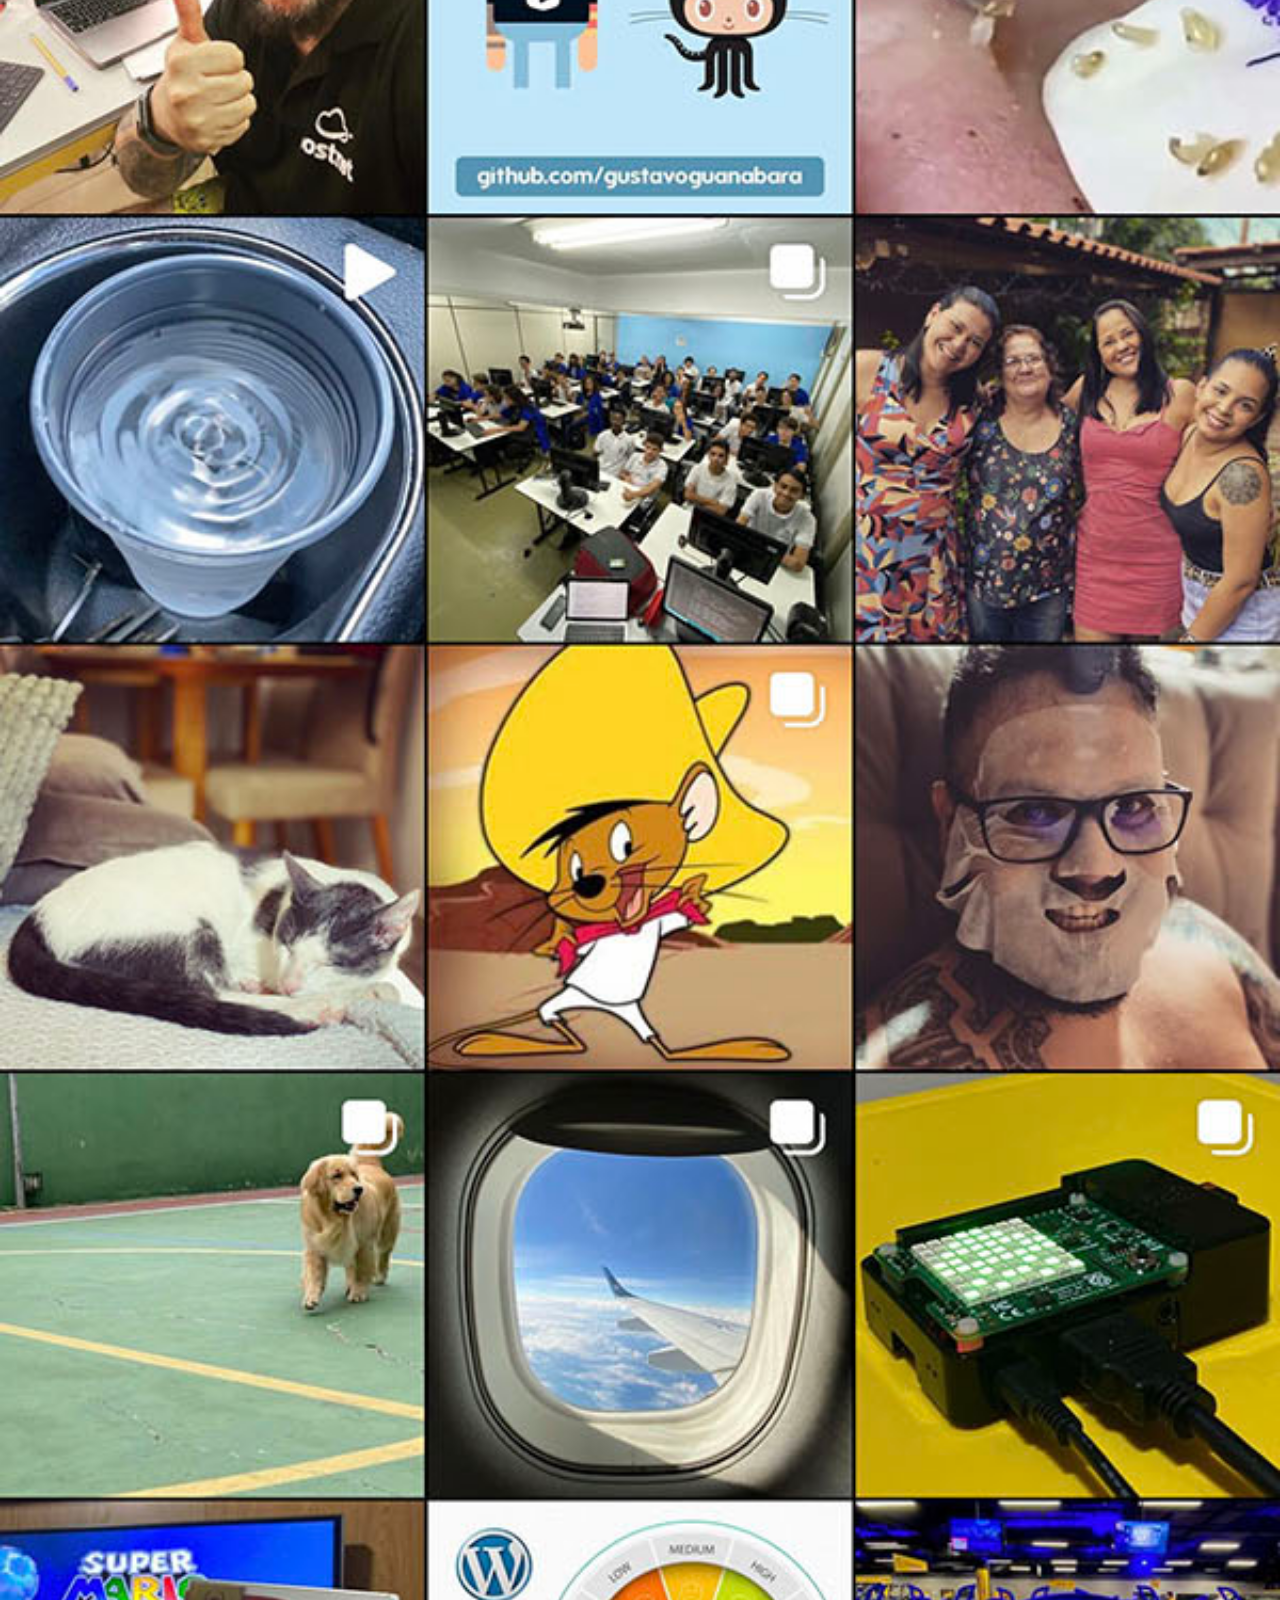
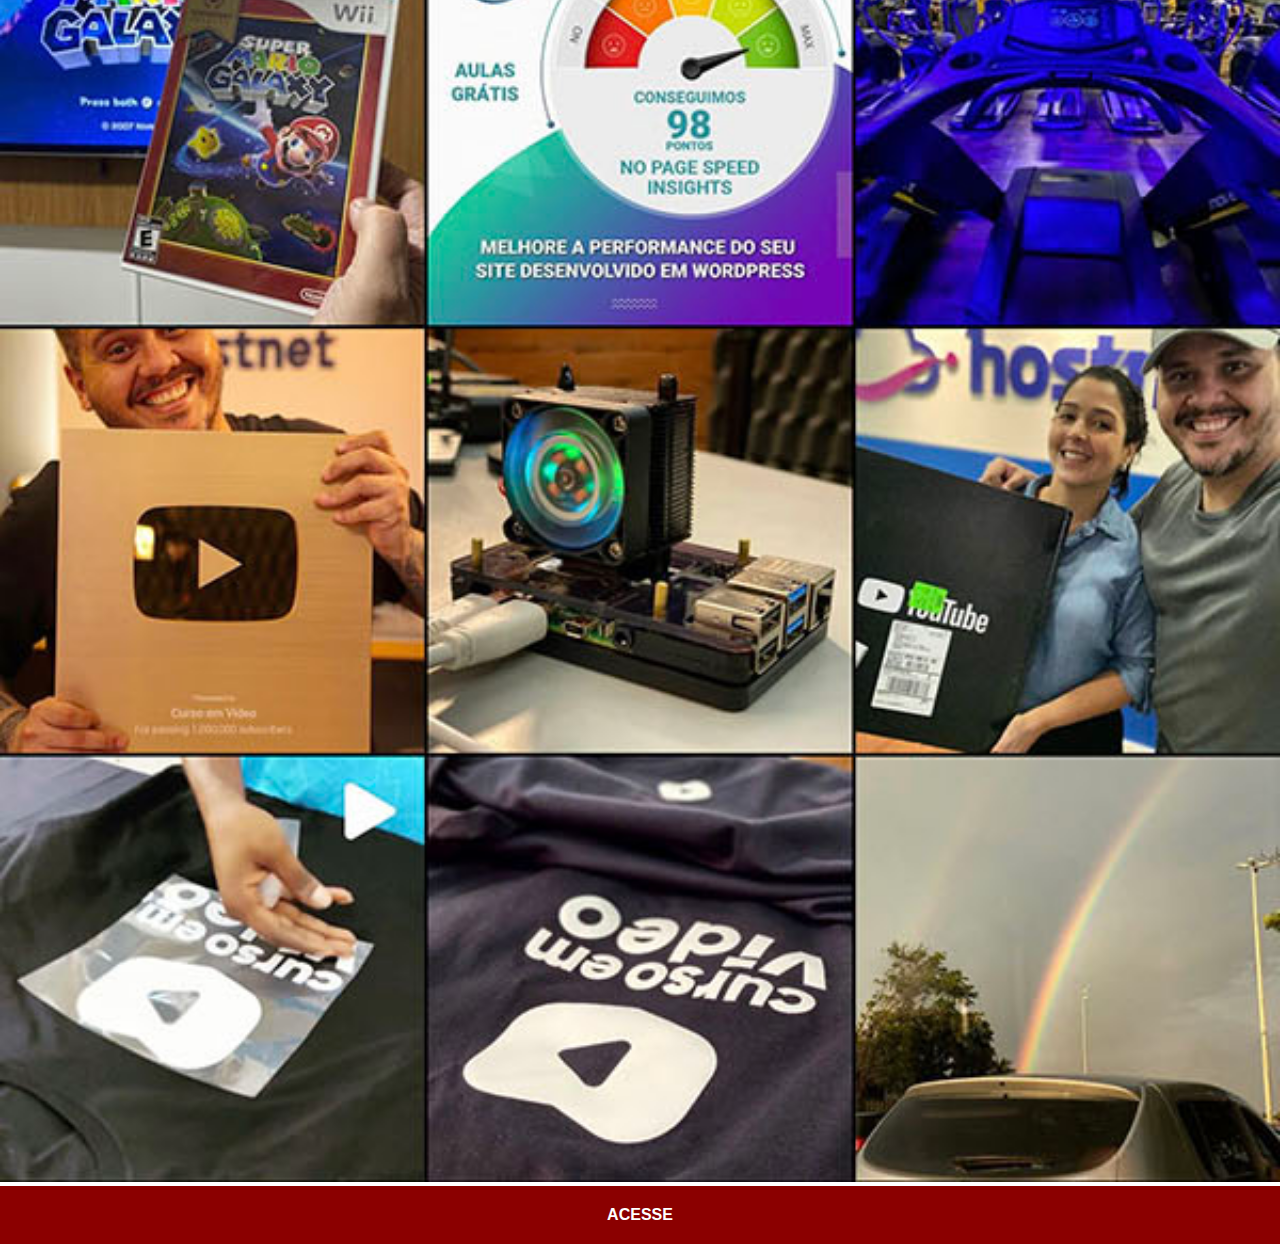
<file: instagram.html>
<!DOCTYPE html>
<html lang="pt-br">
<head>
    <meta charset="UTF-8">
    <meta http-equiv="X-UA-Compatible" content="IE=edge">
    <meta name="viewport" content="width=device-width, initial-scale=1.0">
    <title>instagram</title>
    <link rel="stylesheet" href="estilos/social.css">
    <img src="imagens/tela-instagram.jpg" alt="instagram">
    <a href="https://www.instagram.com/gustavoguanabara/" target="_blank">ACESSE</a>
</head>
<body>
    
</body>
</html>
</file>
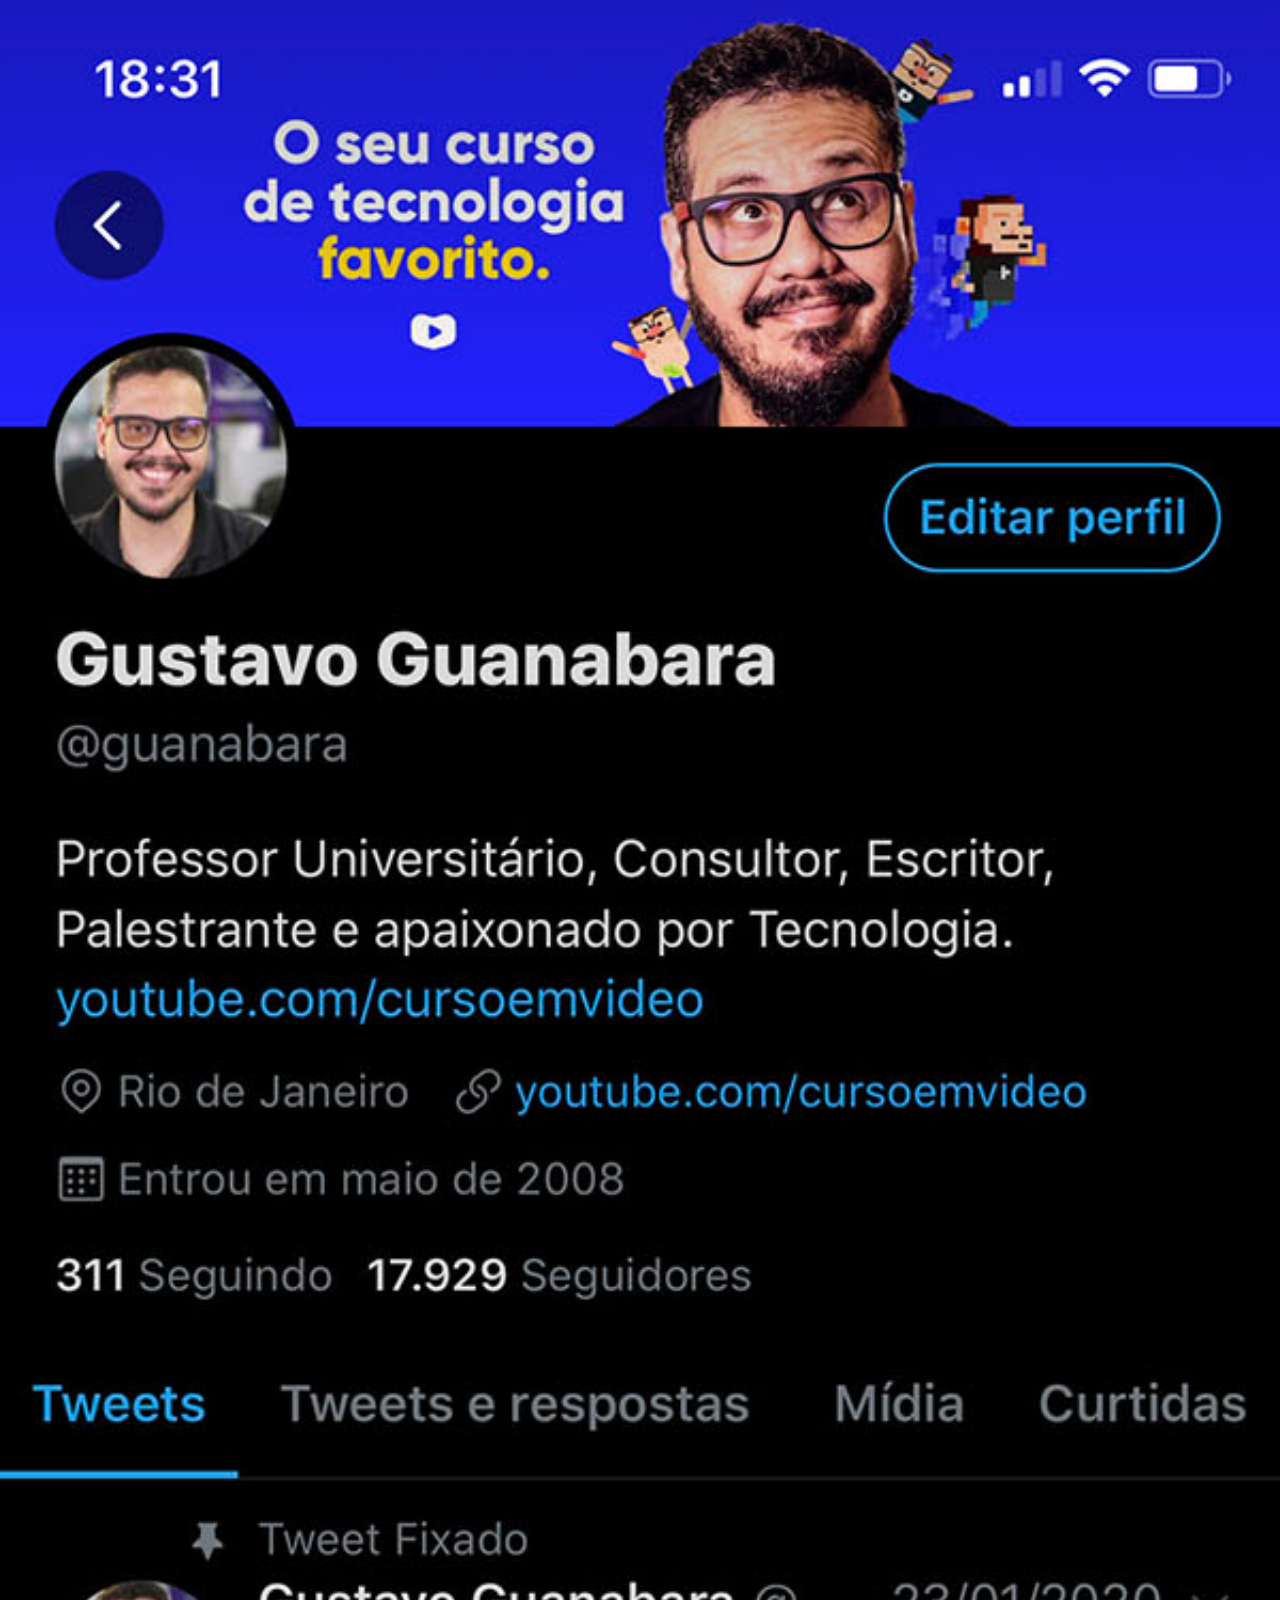
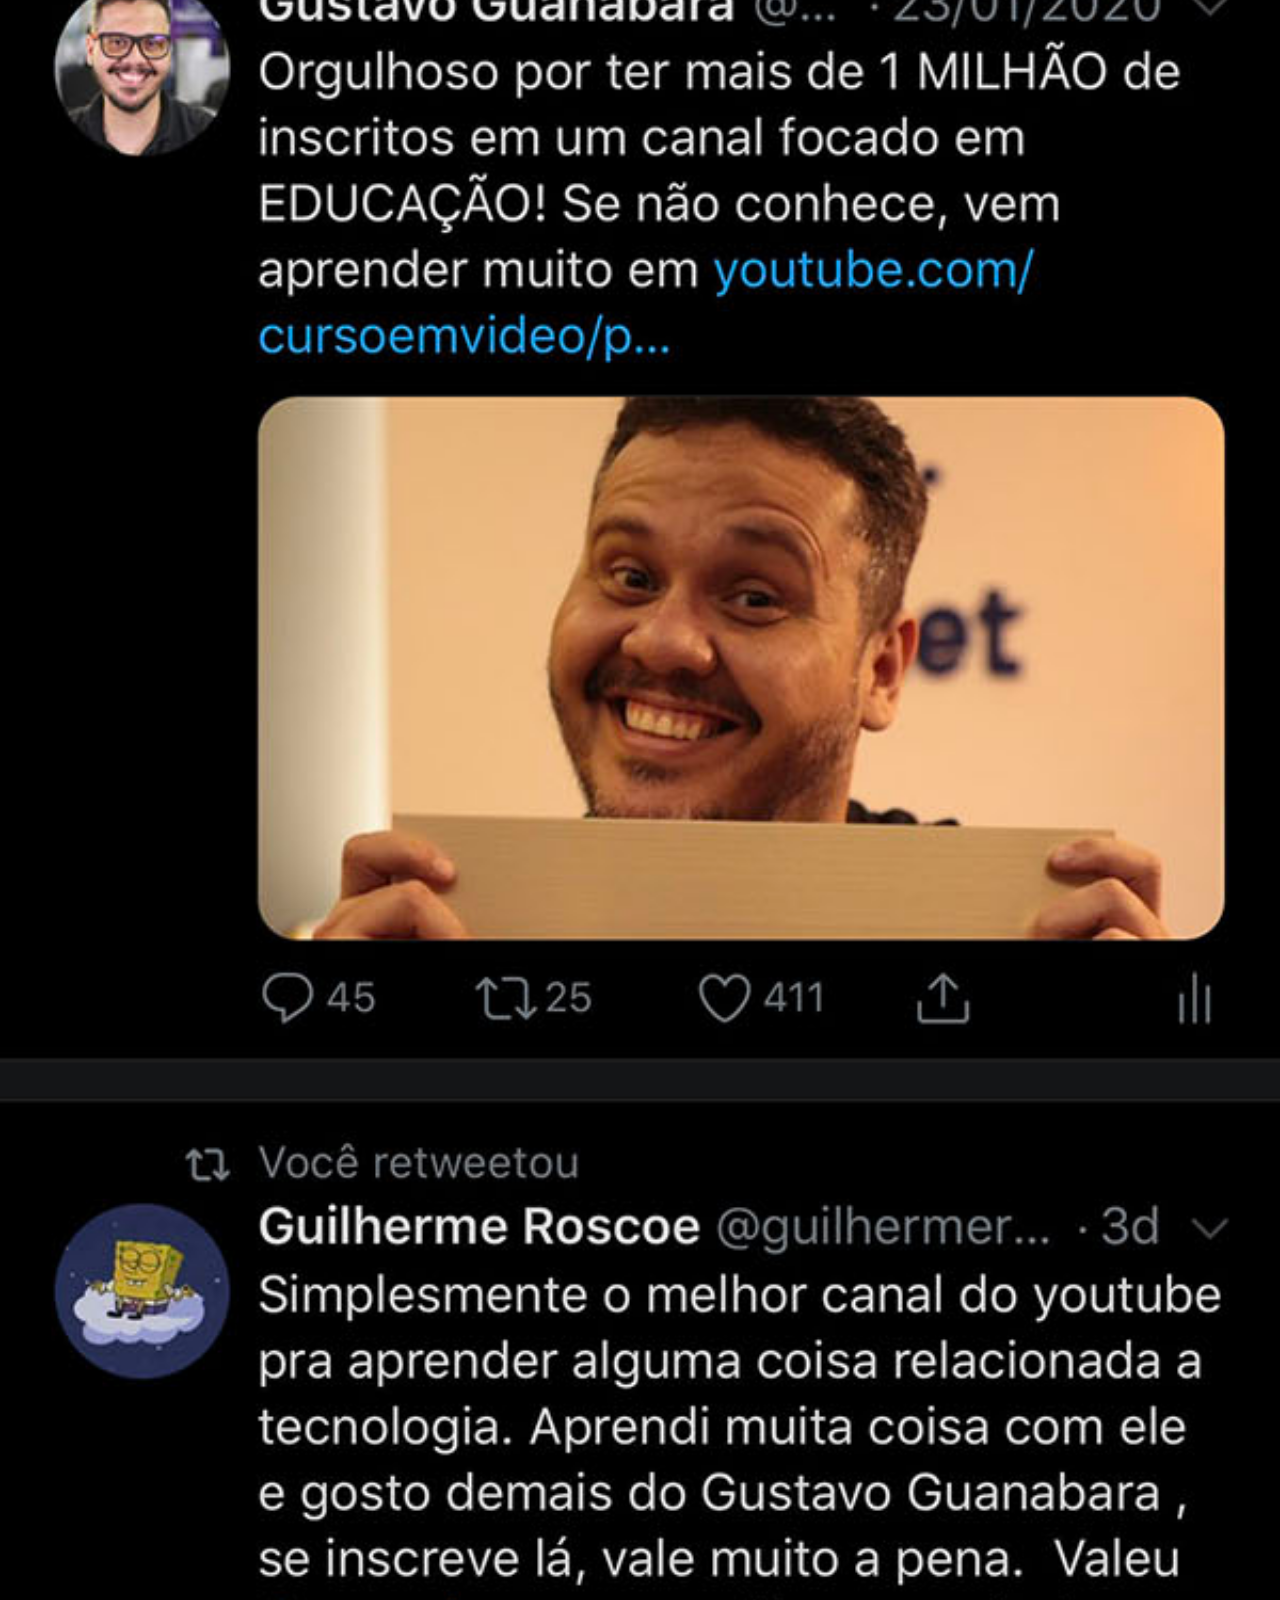
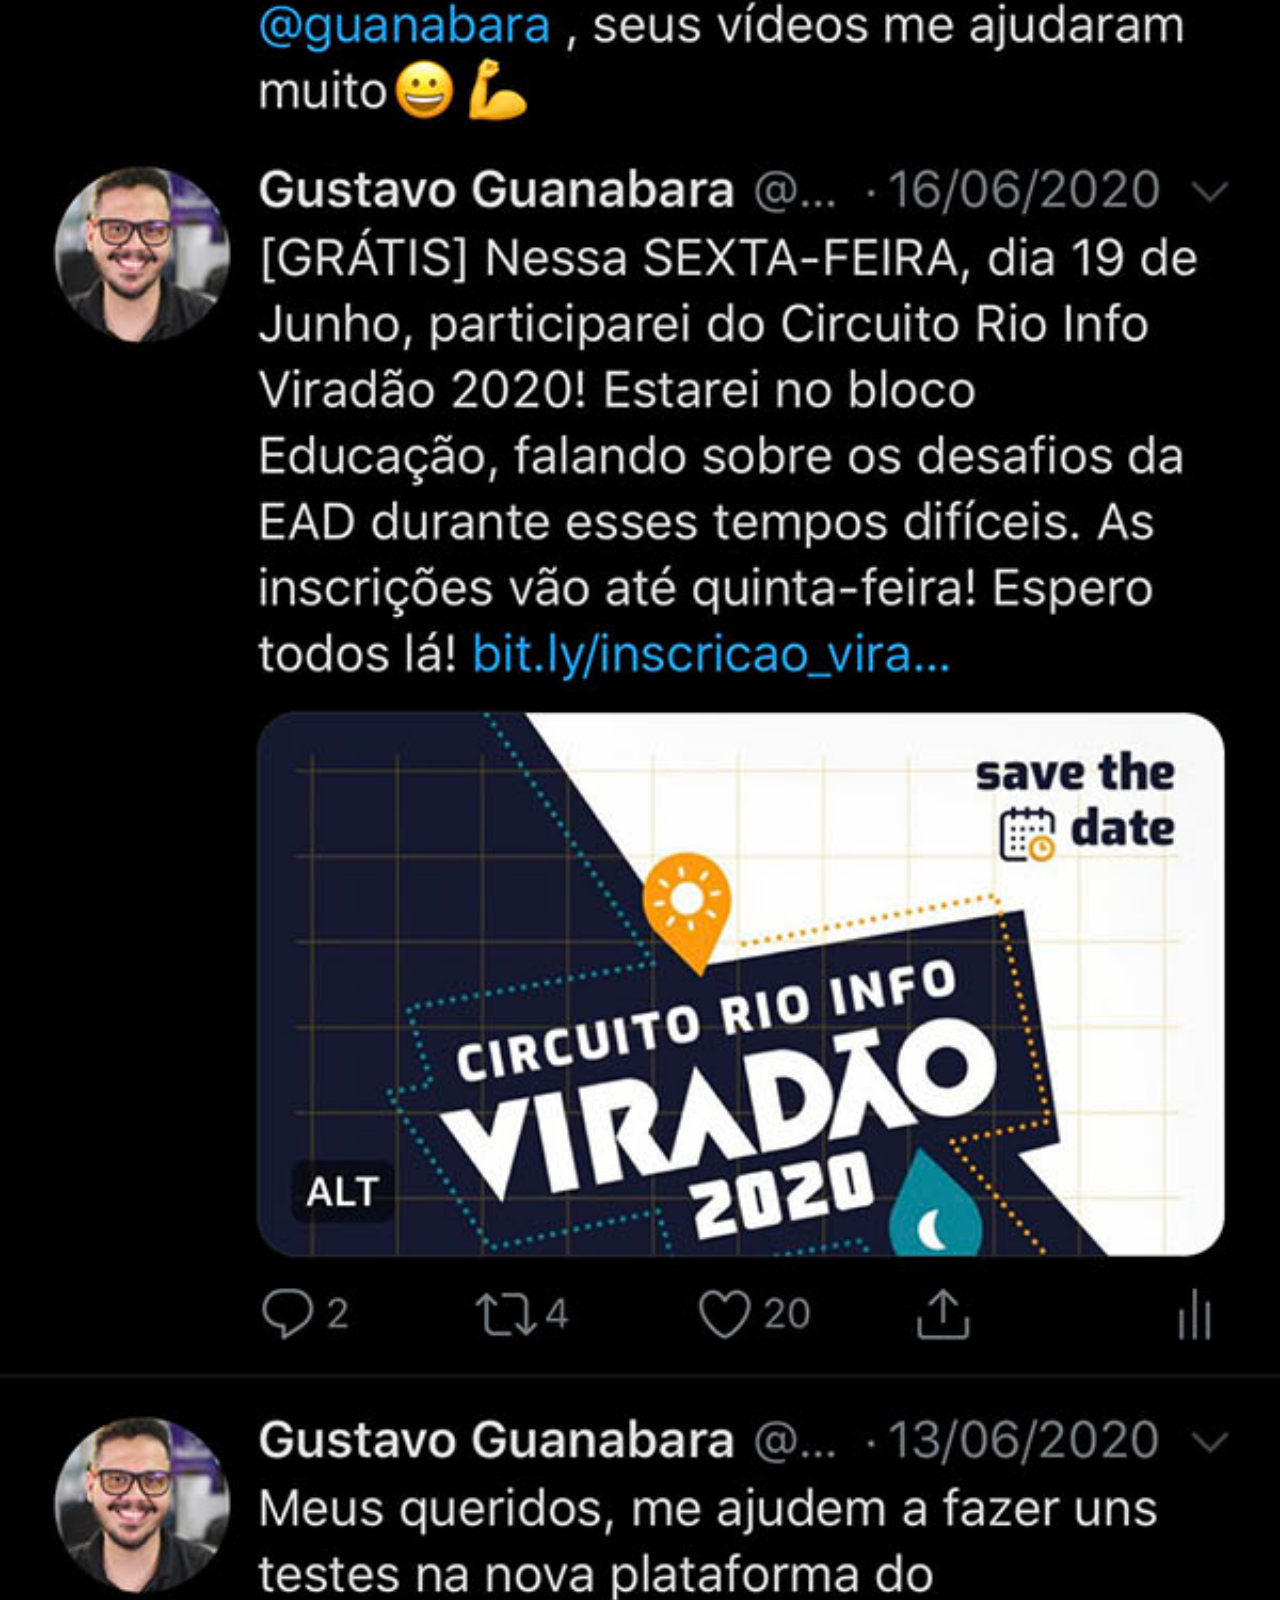
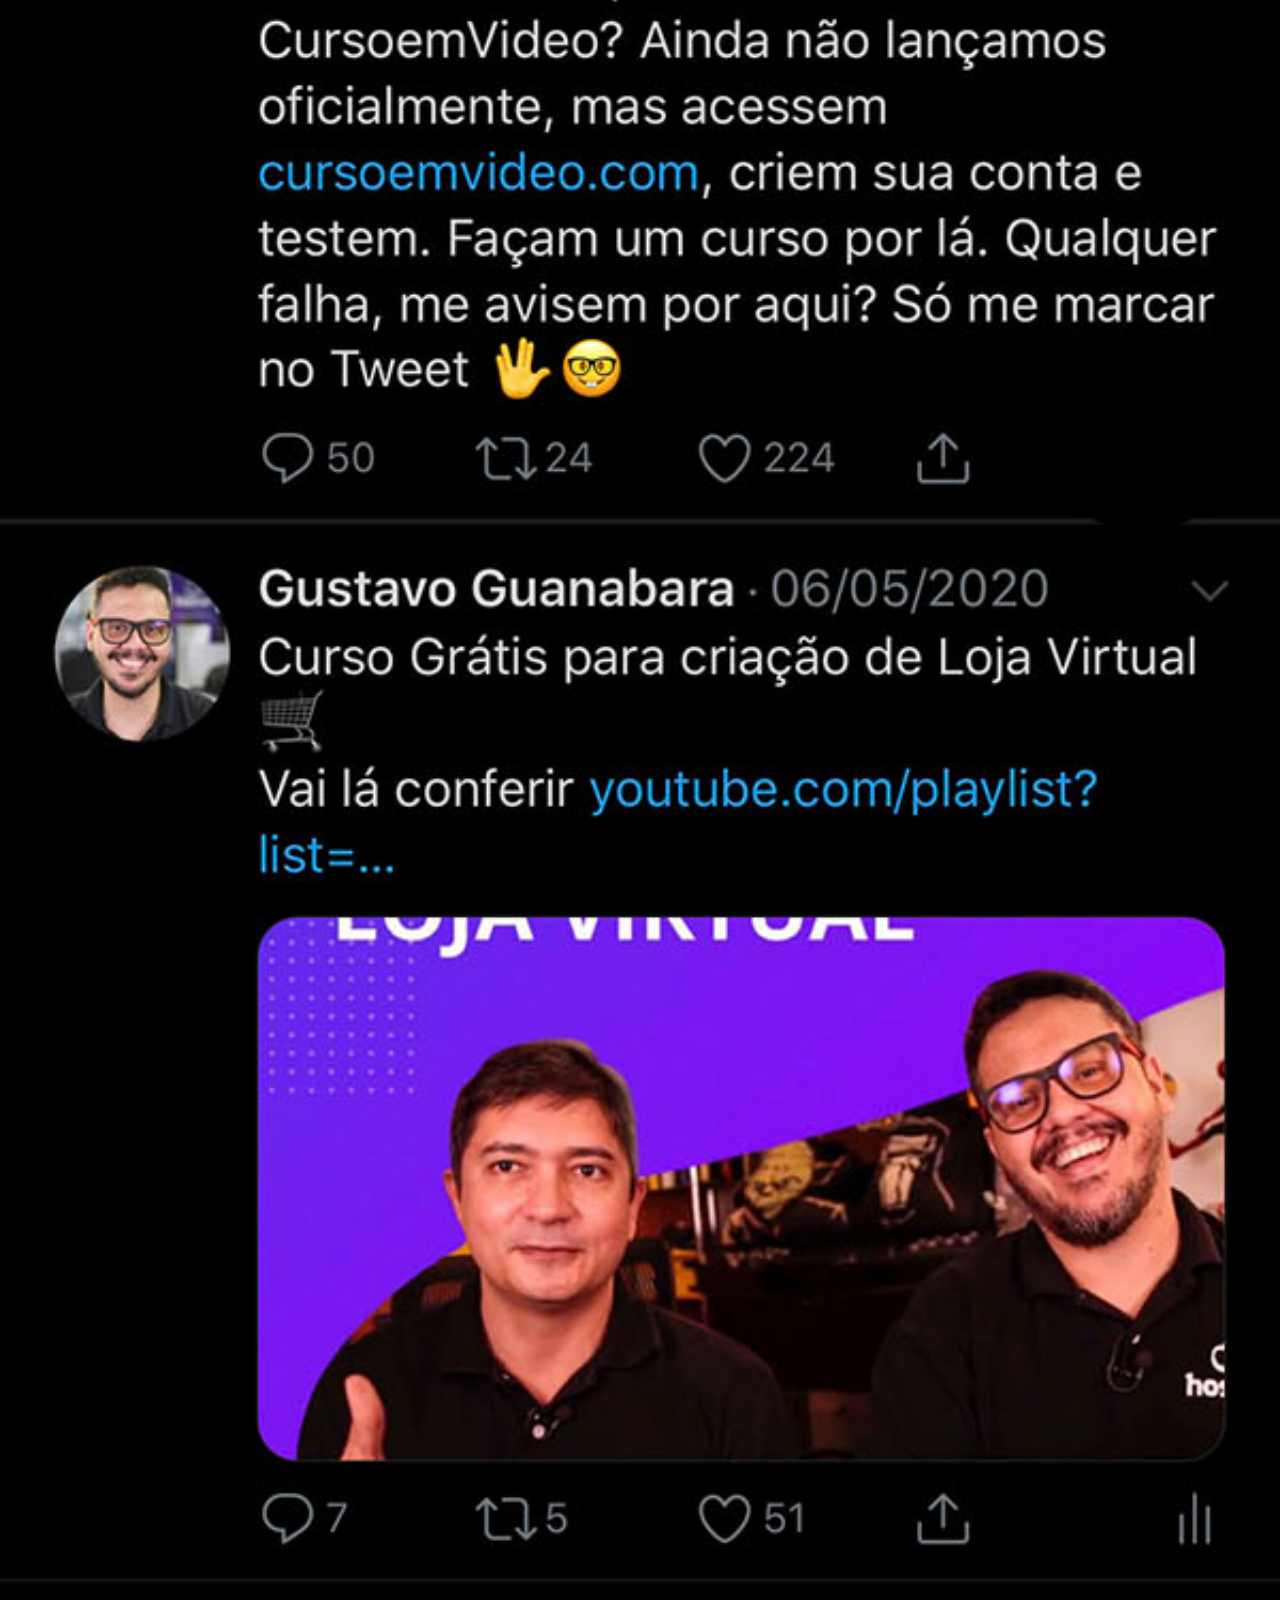
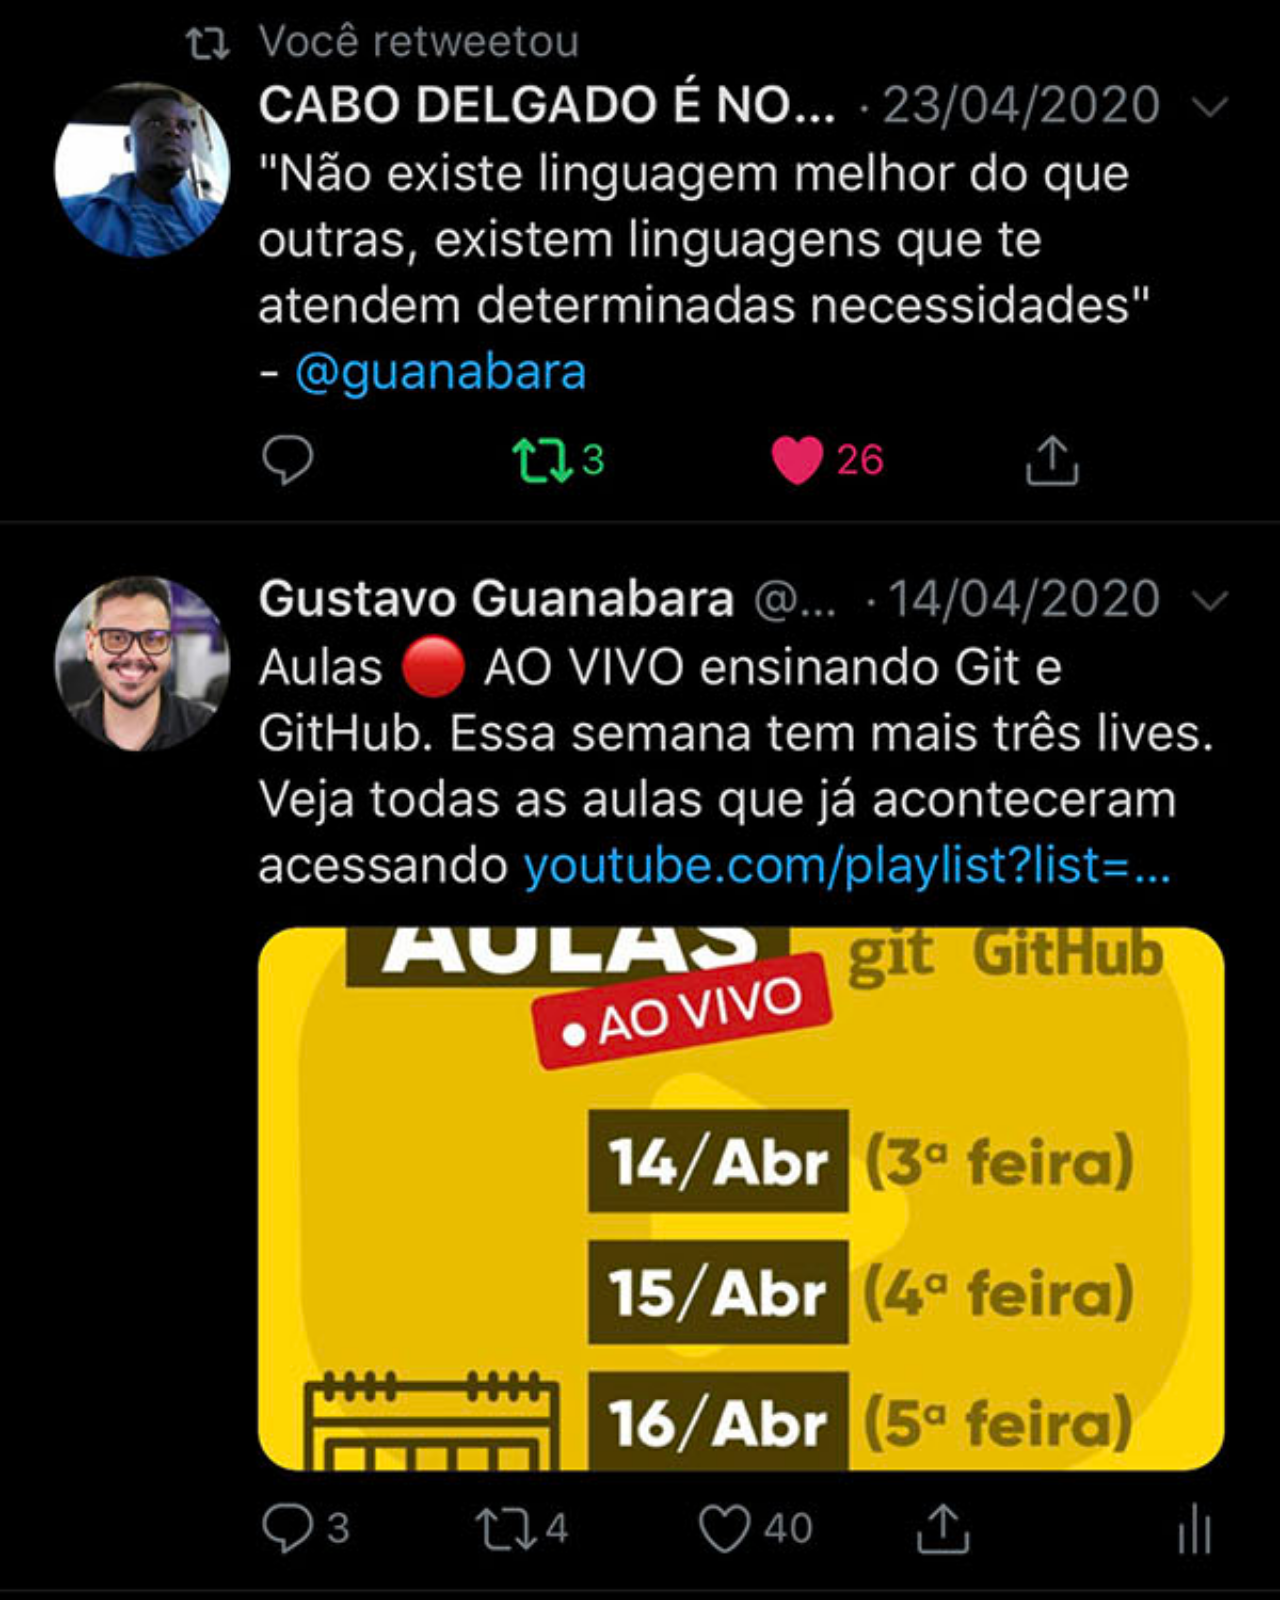
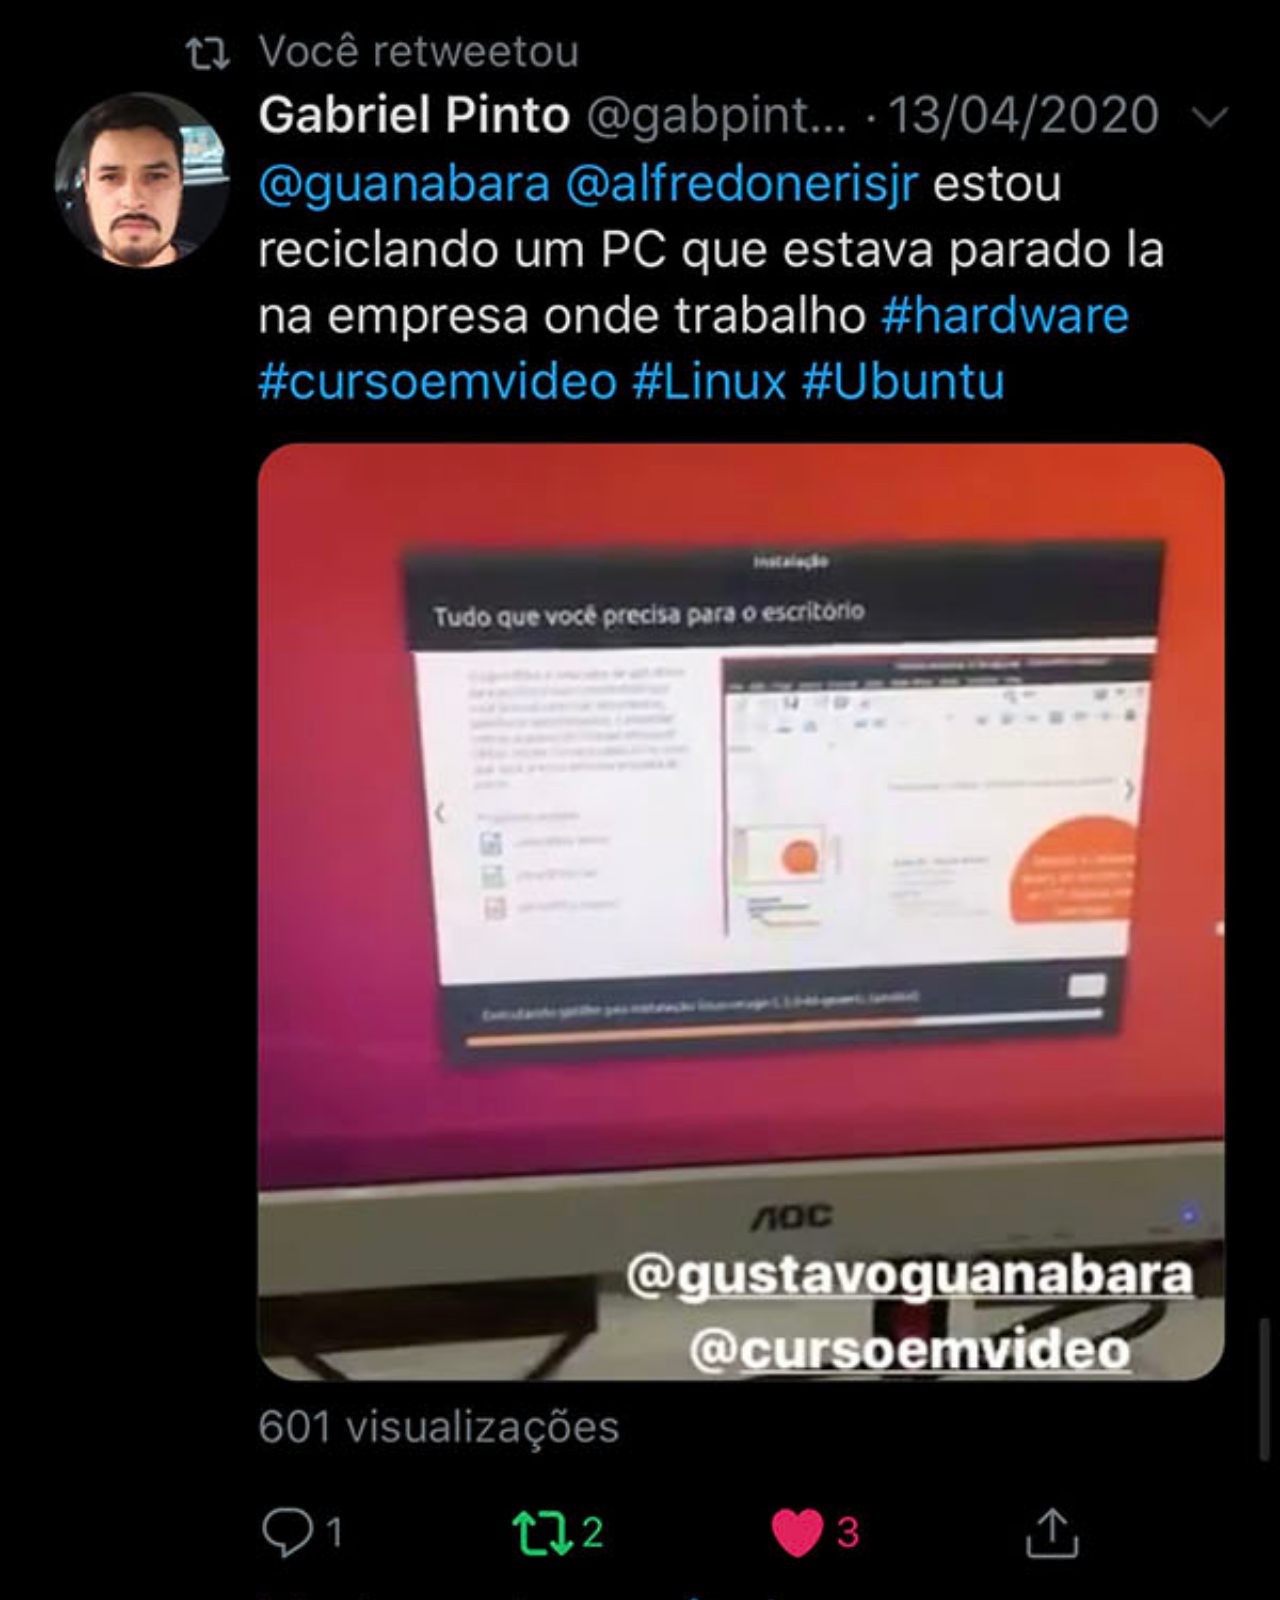
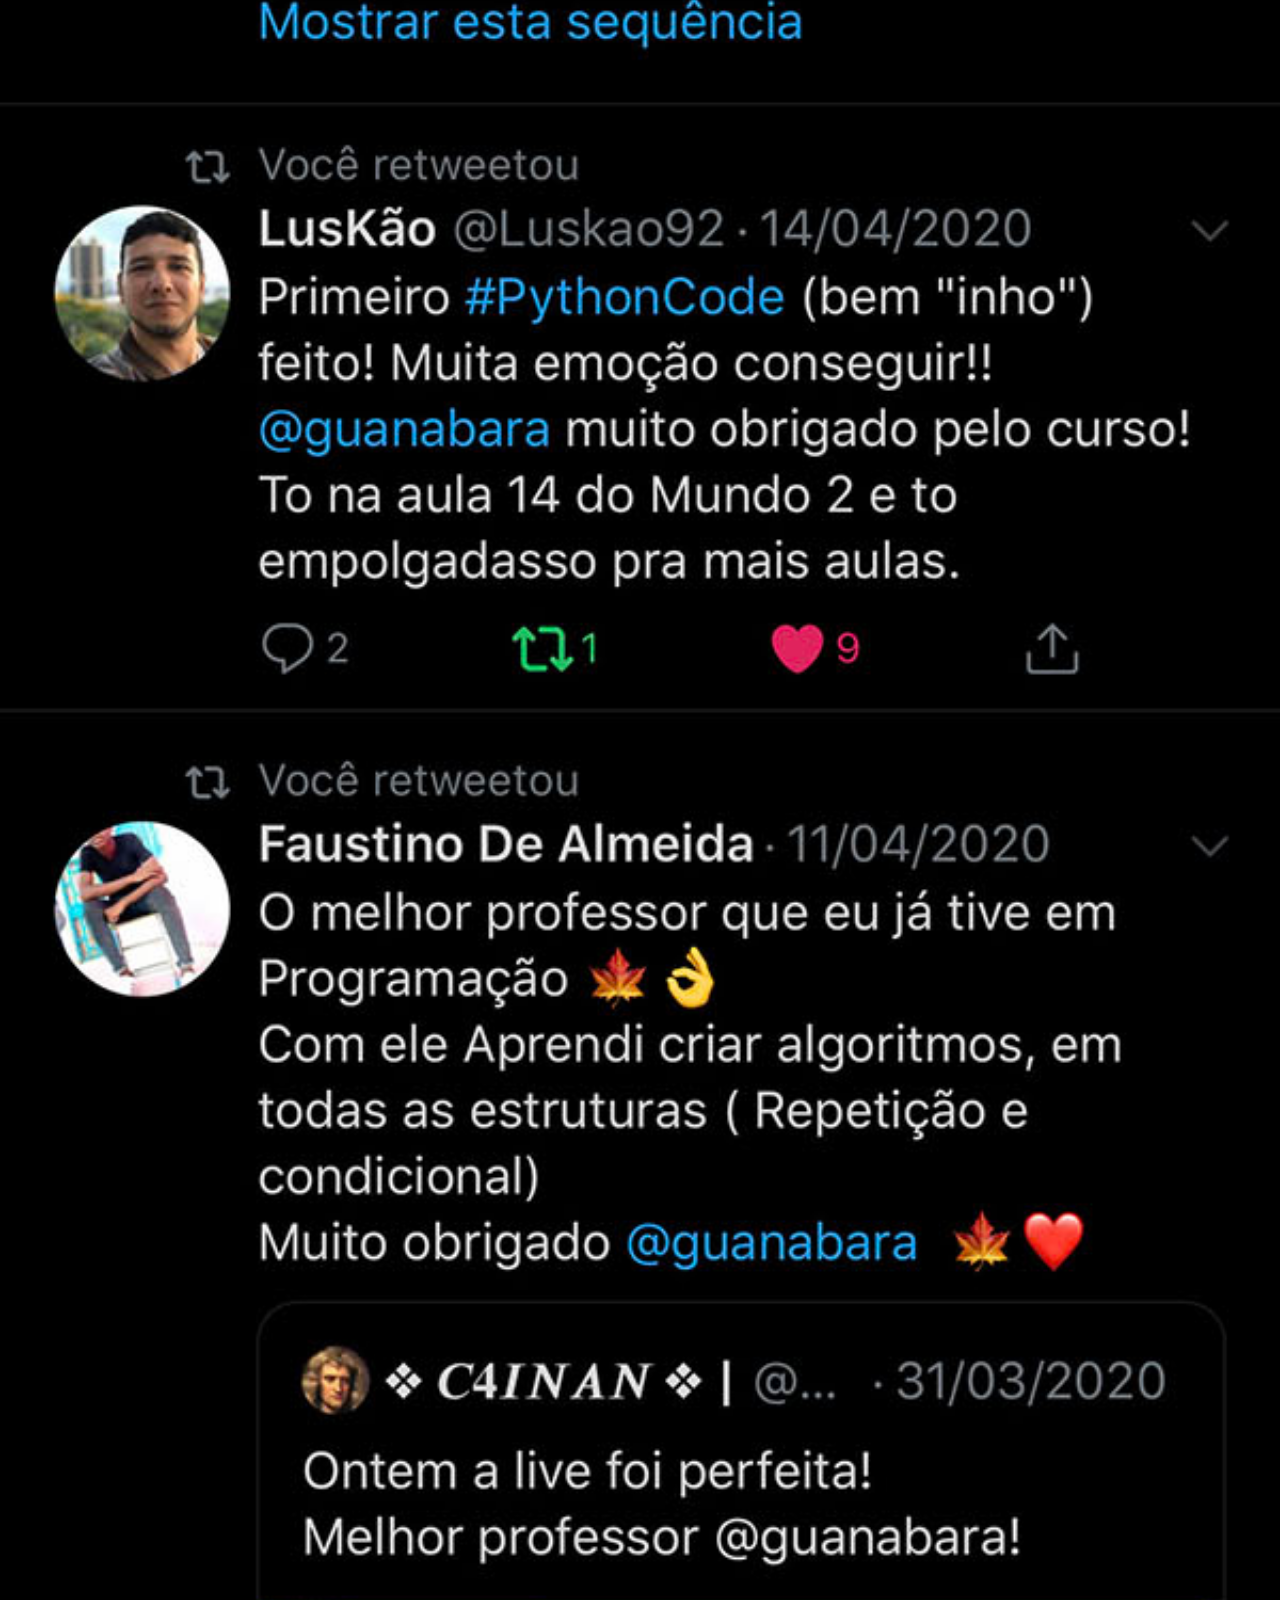
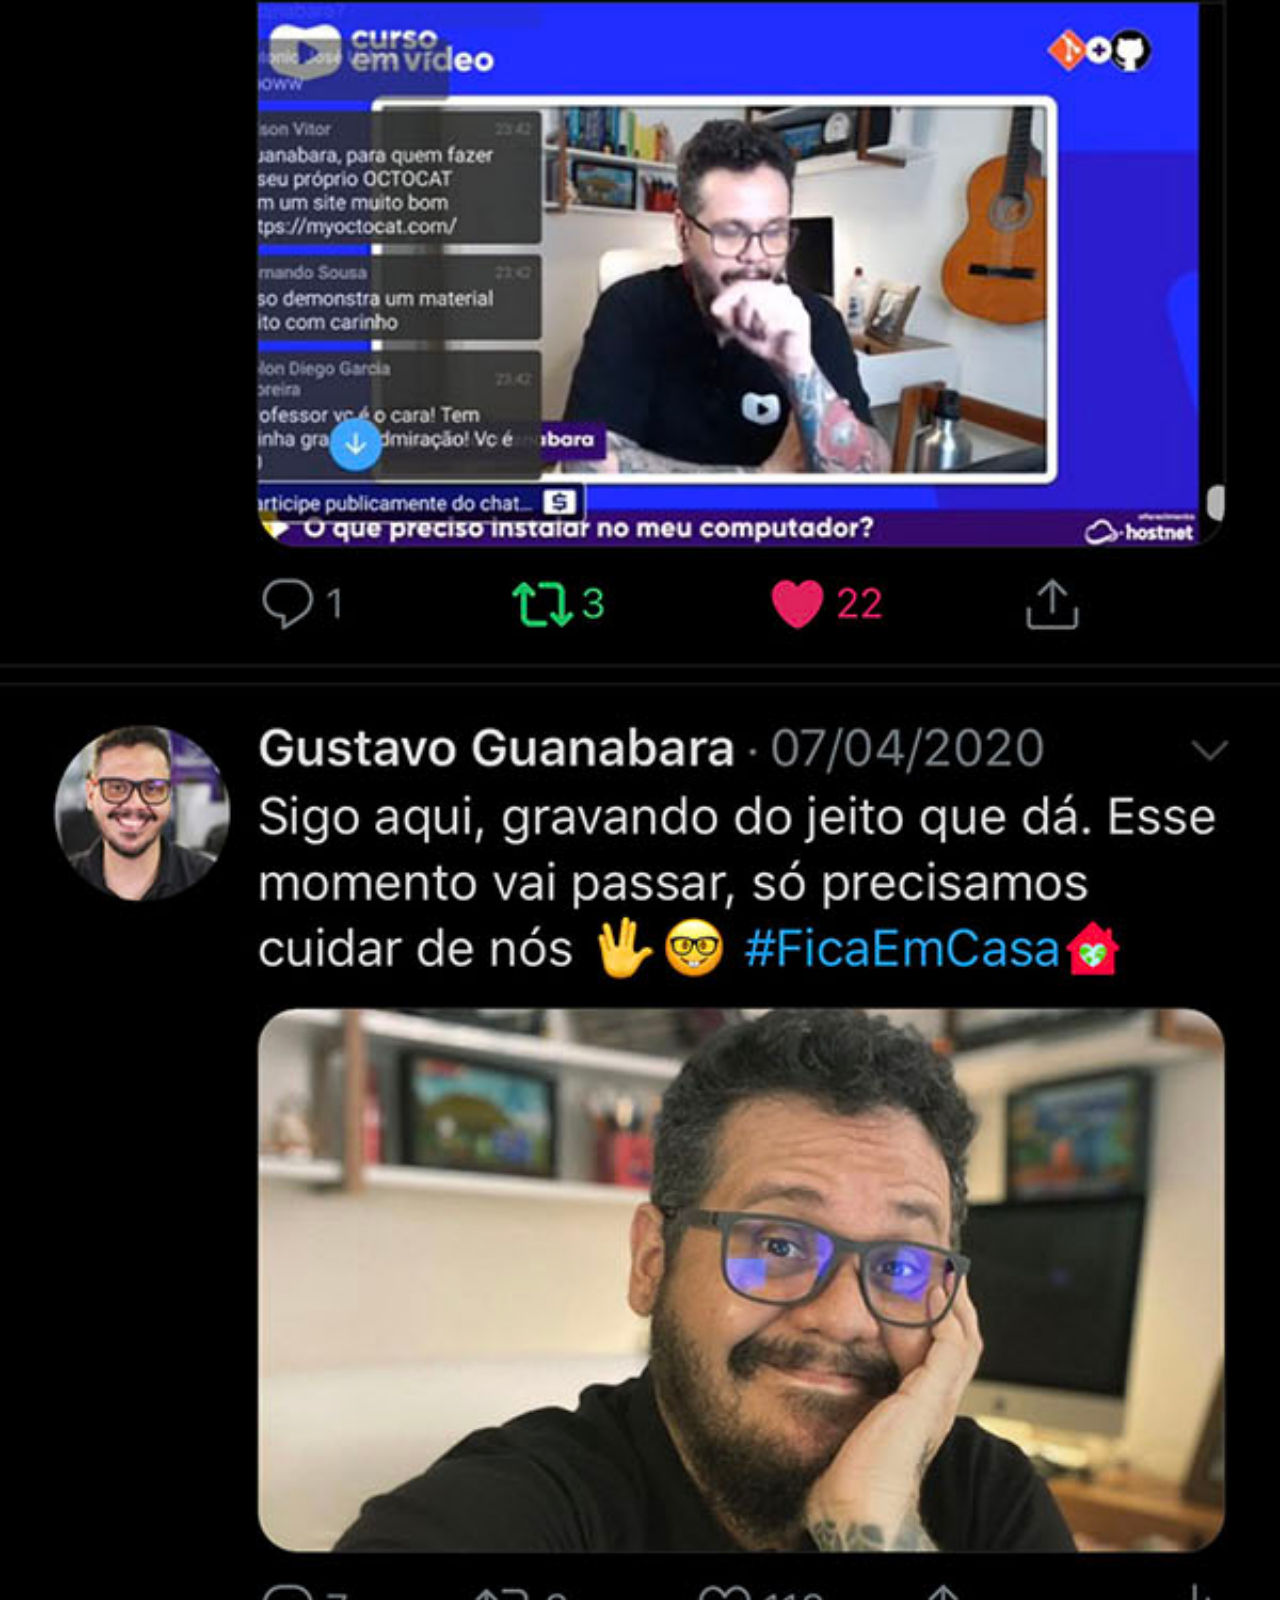
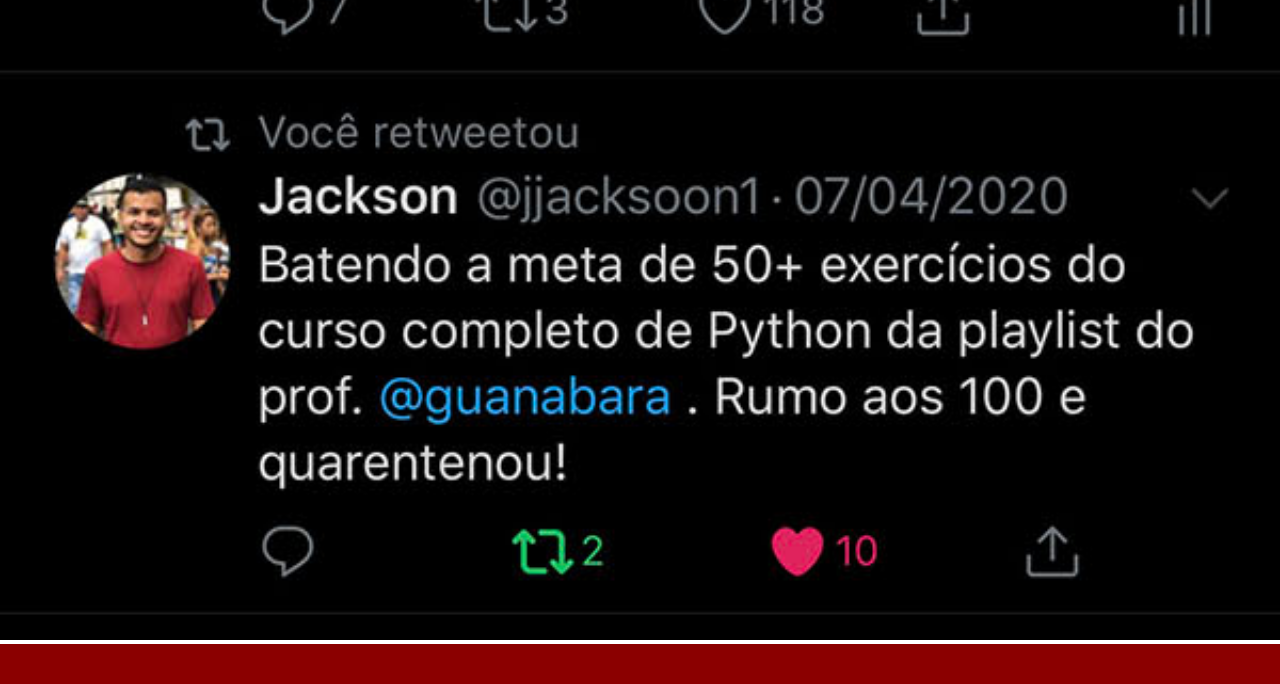
<file: twitter.html>
<!DOCTYPE html>
<html lang="pt-br">
<head>
    <meta charset="UTF-8">
    <meta http-equiv="X-UA-Compatible" content="IE=edge">
    <meta name="viewport" content="width=device-width, initial-scale=1.0">
    <title>twitter</title>
    <link rel="stylesheet" href="estilos/social.css">
</head>
<body>
    <img src="imagens/tela-twitter.jpg" alt="twitter">
    <a href="https://twitter.com/guanabara" target="_blank"></a>
</body>
</html>
</file>
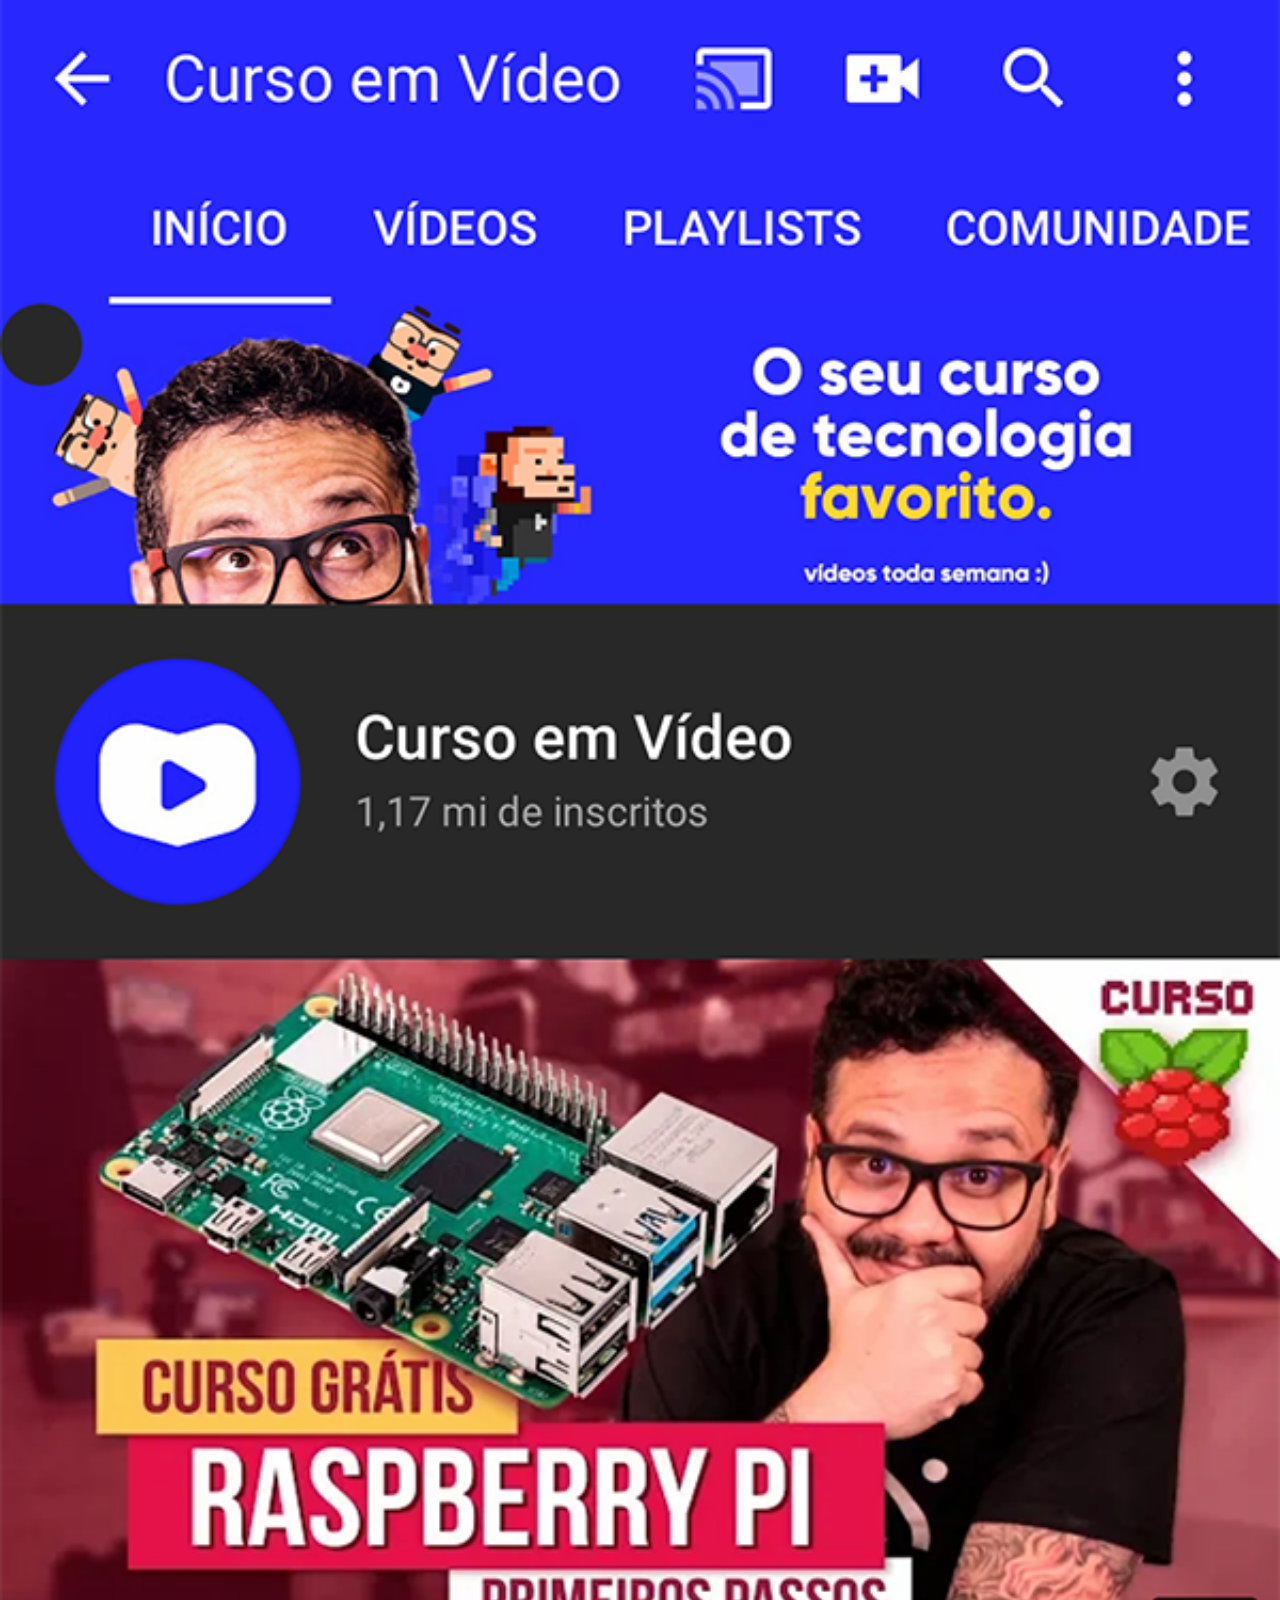
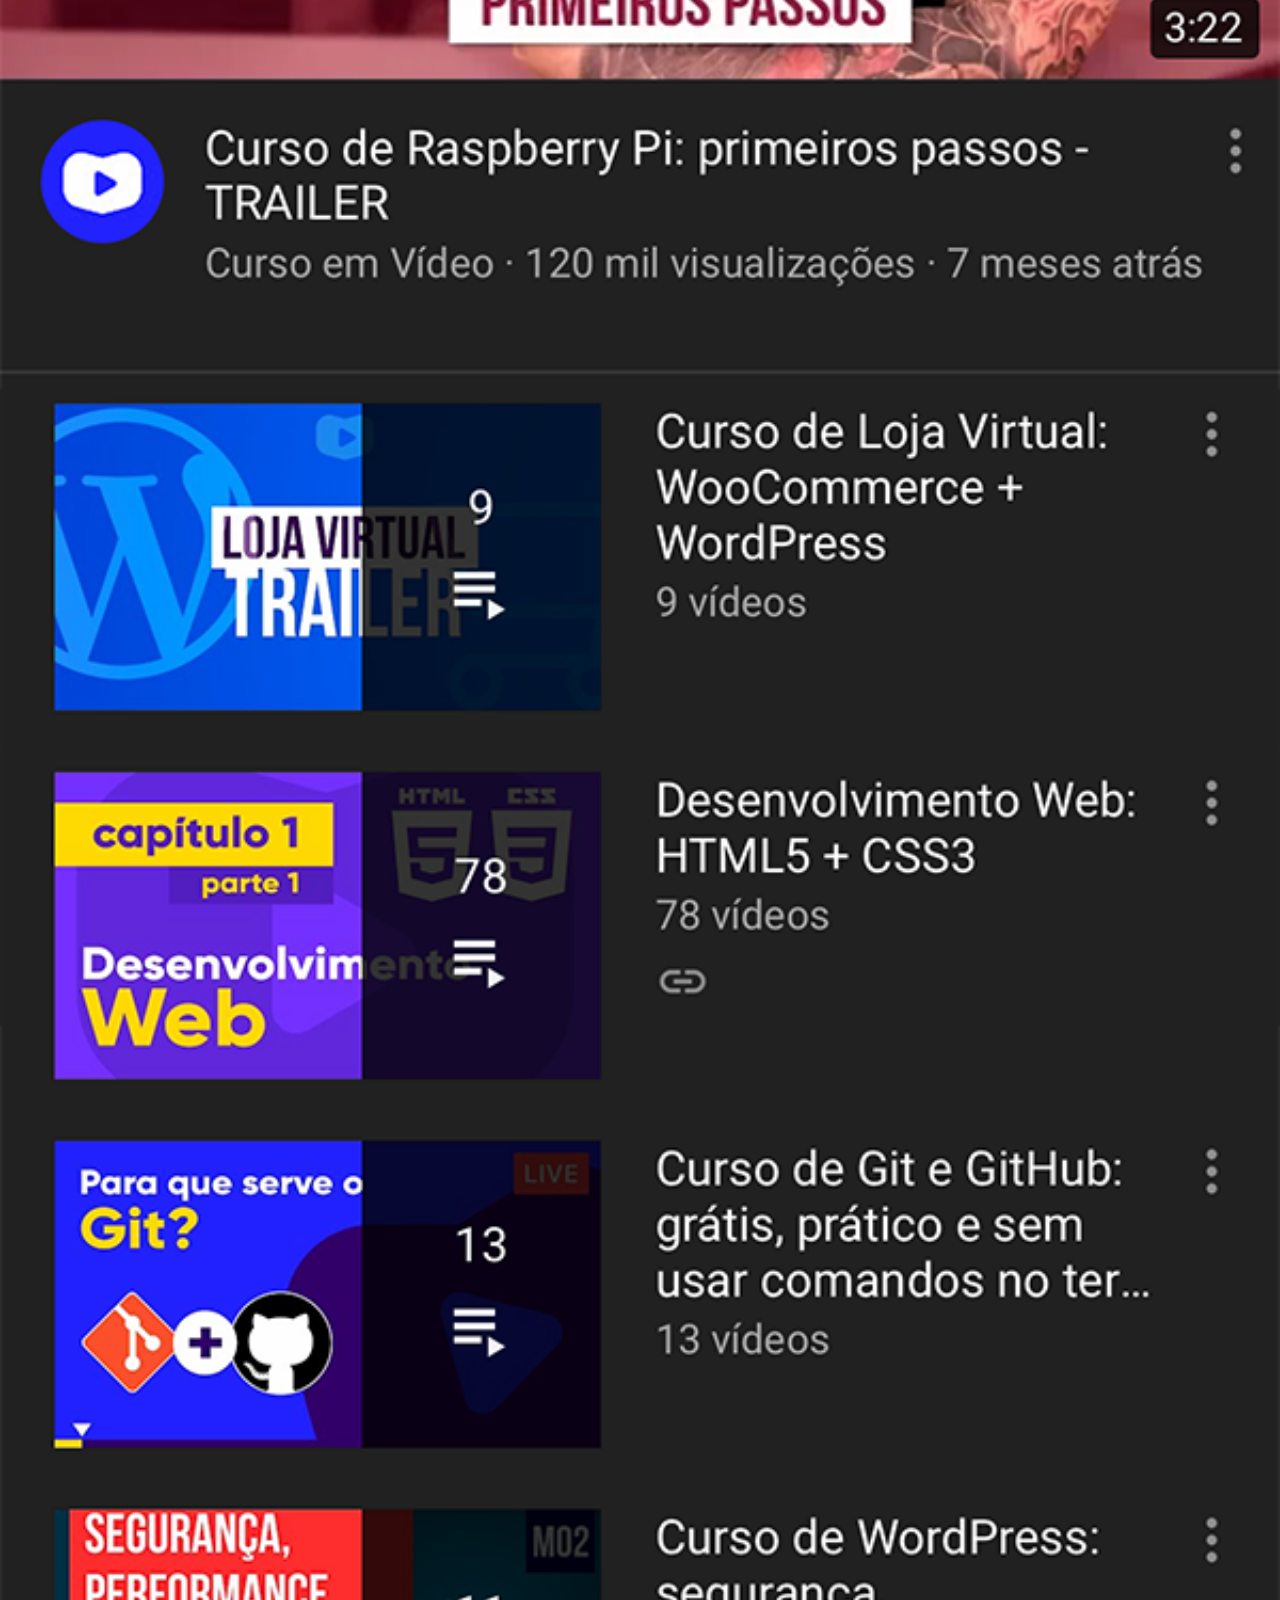
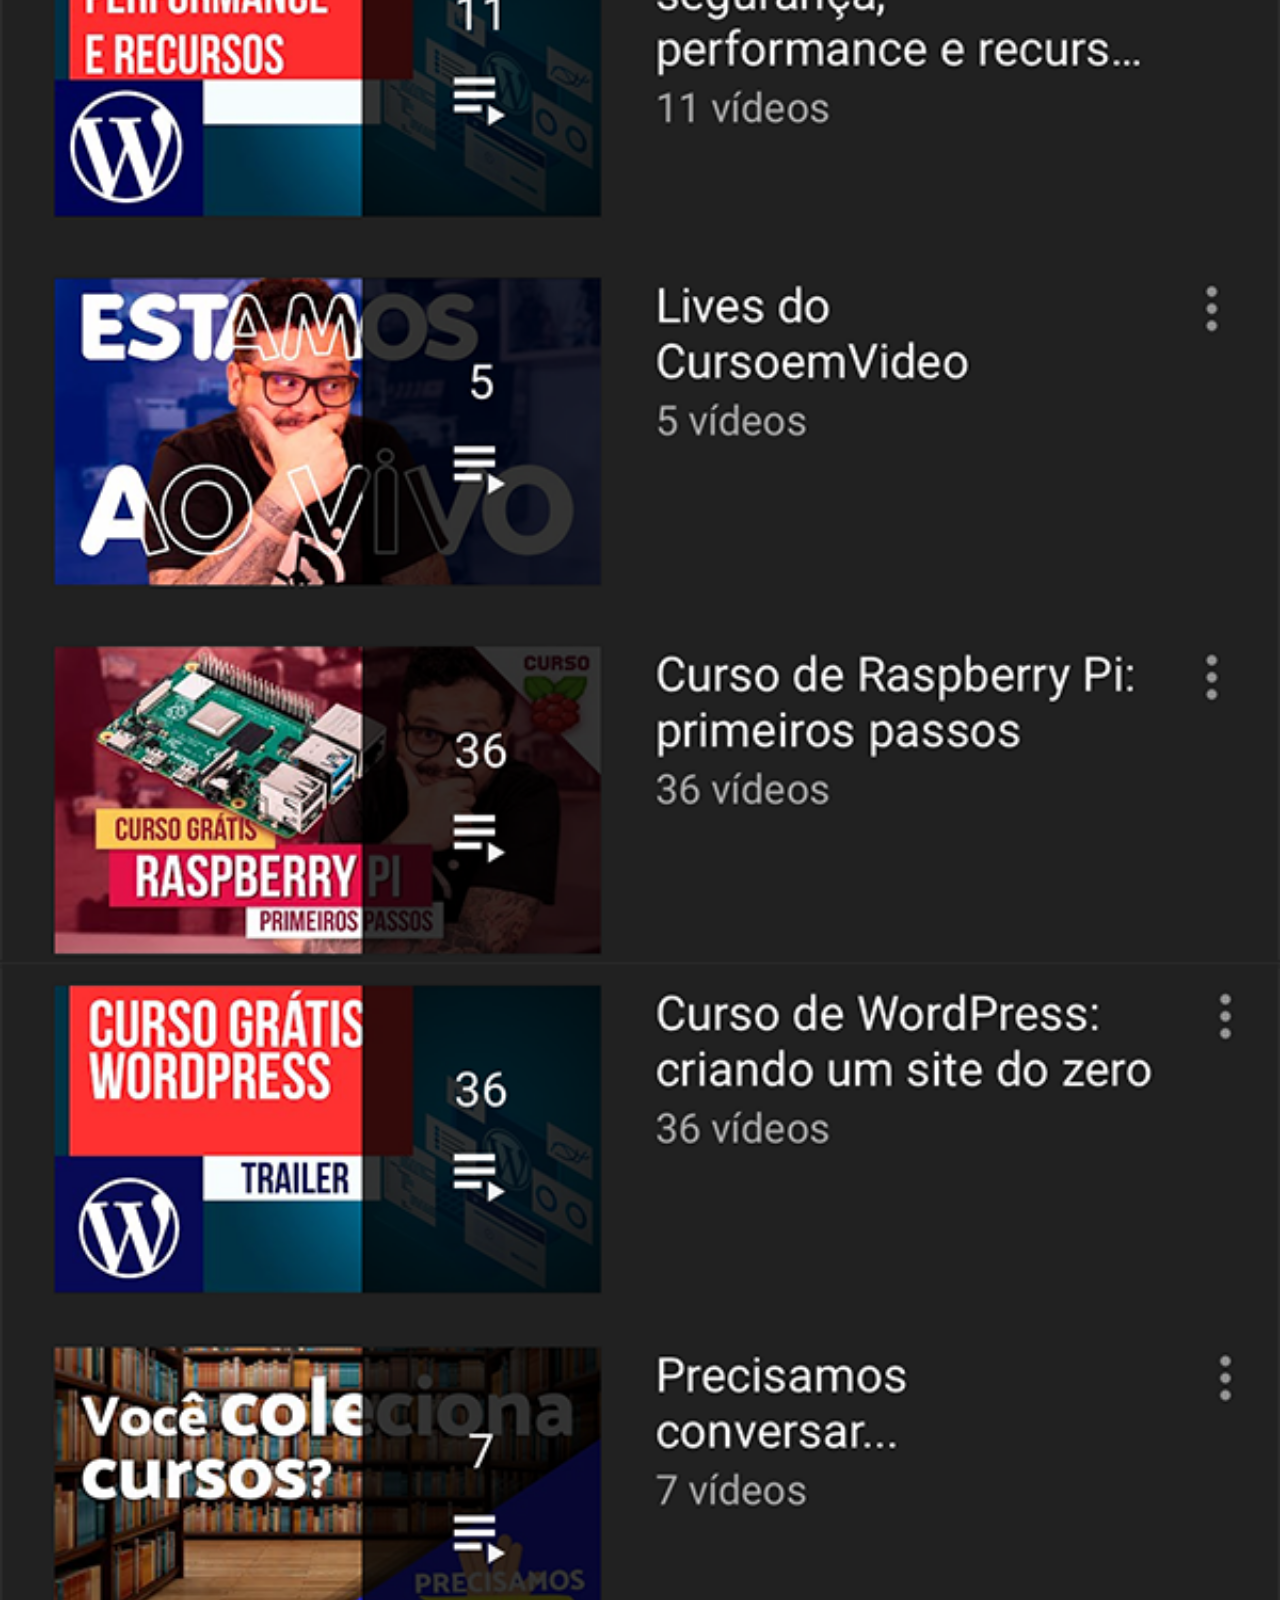
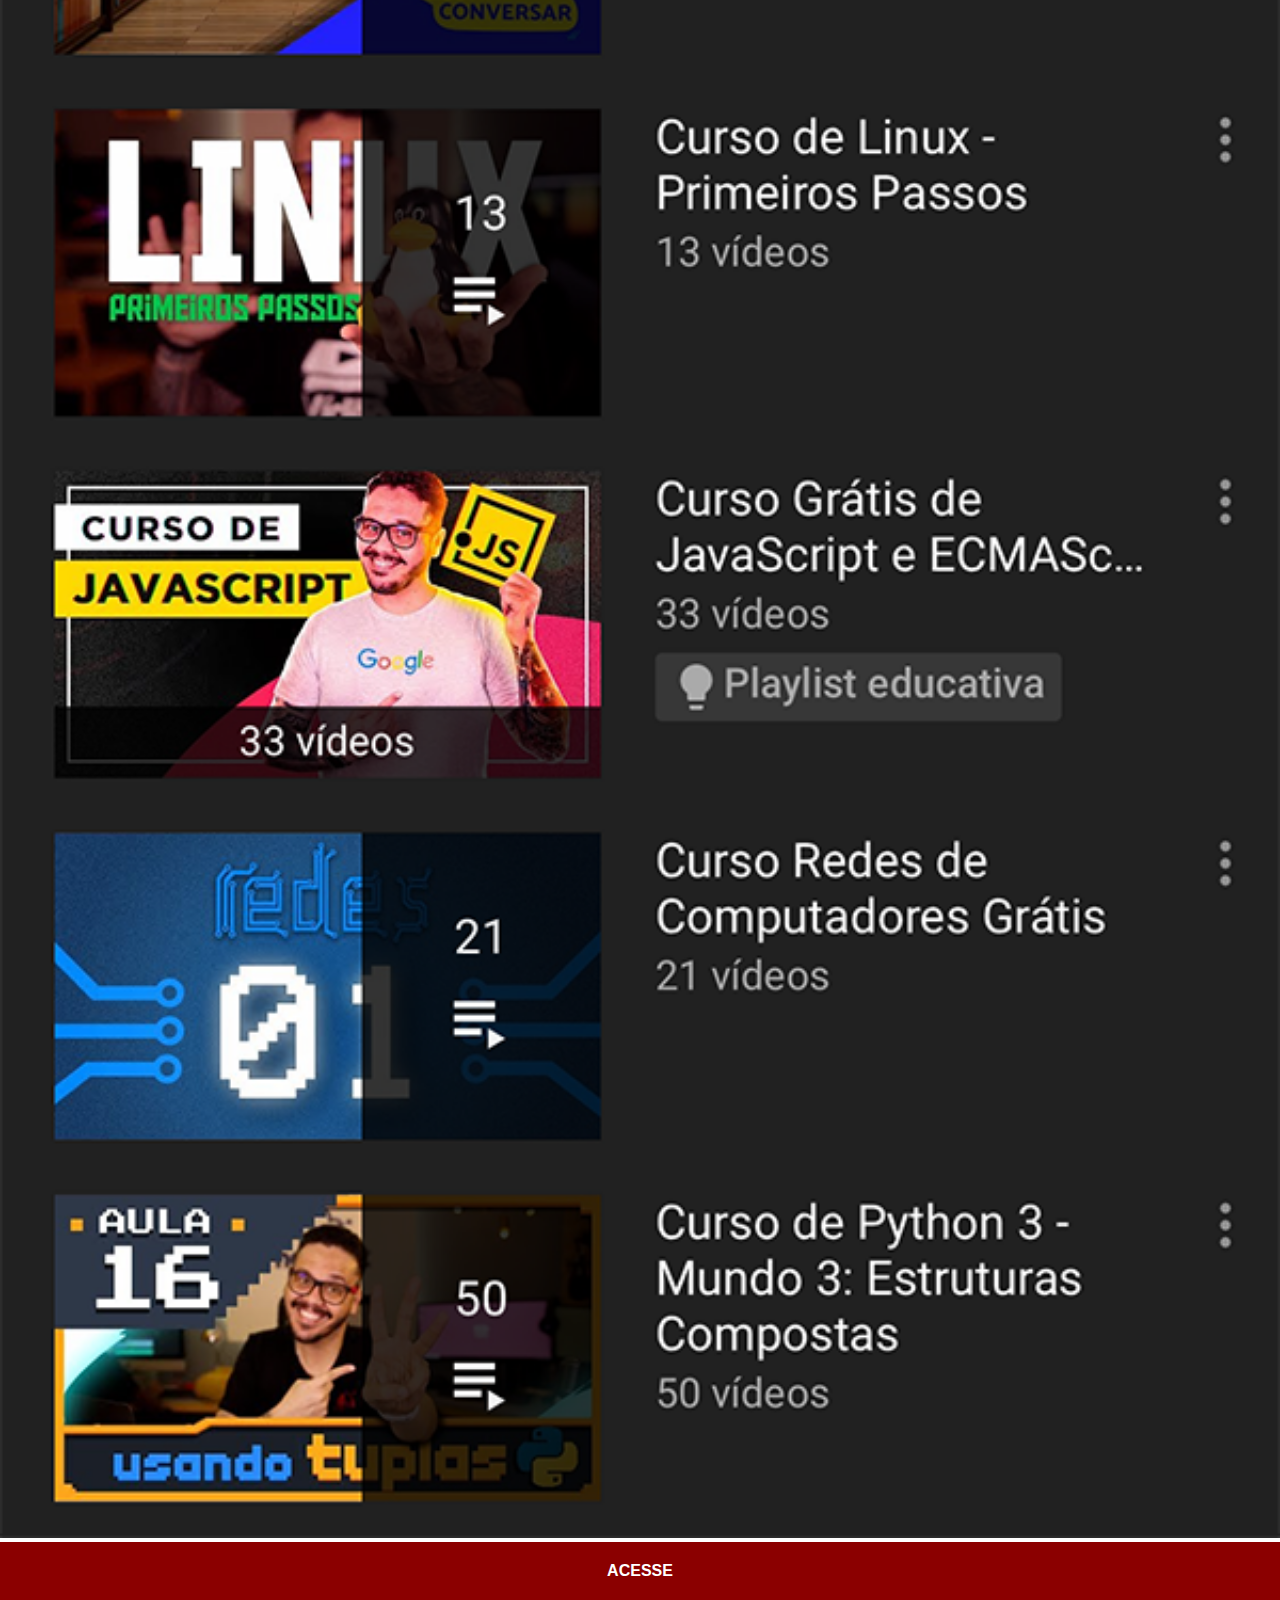
<file: youtube.html>
<!DOCTYPE html>
<html lang="pt-br">
<head>
    <meta charset="UTF-8">
    <meta http-equiv="X-UA-Compatible" content="IE=edge">
    <meta name="viewport" content="width=device-width, initial-scale=1.0">
    <title>youtube</title>
    <link rel="stylesheet" href="estilos/social.css">
   
</head>
<body>
    
    <img src="imagens/tela-youtube.png" alt="youtube">
    <a href="https://www.youtube.com/c/CursoemV%C3%ADdeo" target="_blank">ACESSE</a>

</body>
</html>
</file>
<file: estilos/social.css>
@charset "UTF-8";

*{
    margin: 0px;
    padding: 0px;
    font-family: Arial, Helvetica, sans-serif;
}

::-webkit-scrollbar{
    width: 0px;
    height: 0px;
}

img{
    width: 100vw;
}

a{
    display: block;
    background-color: darkred;
    color: white;
    padding: 20px;
    text-align: center;
    font-weight: bolder;
    text-decoration: none;
}

a:hover{

    background-color: red;
}
</file>
